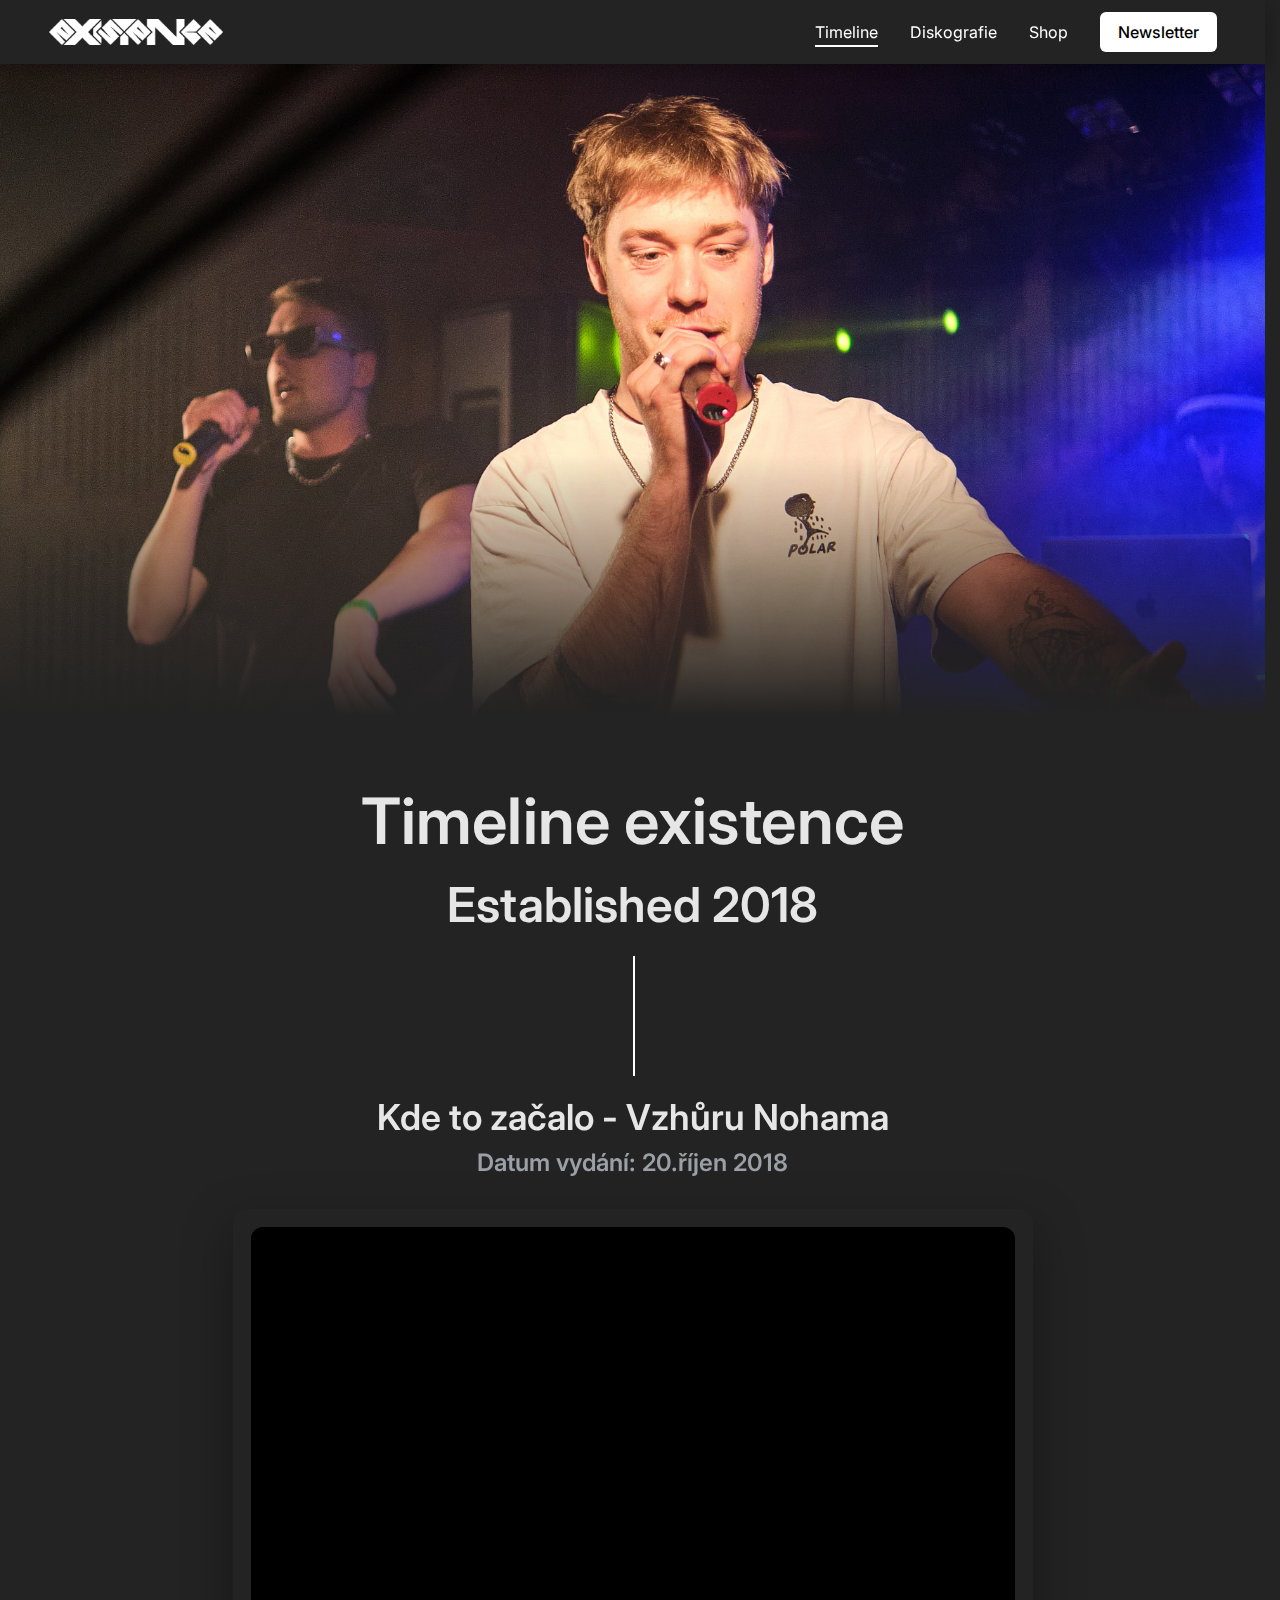
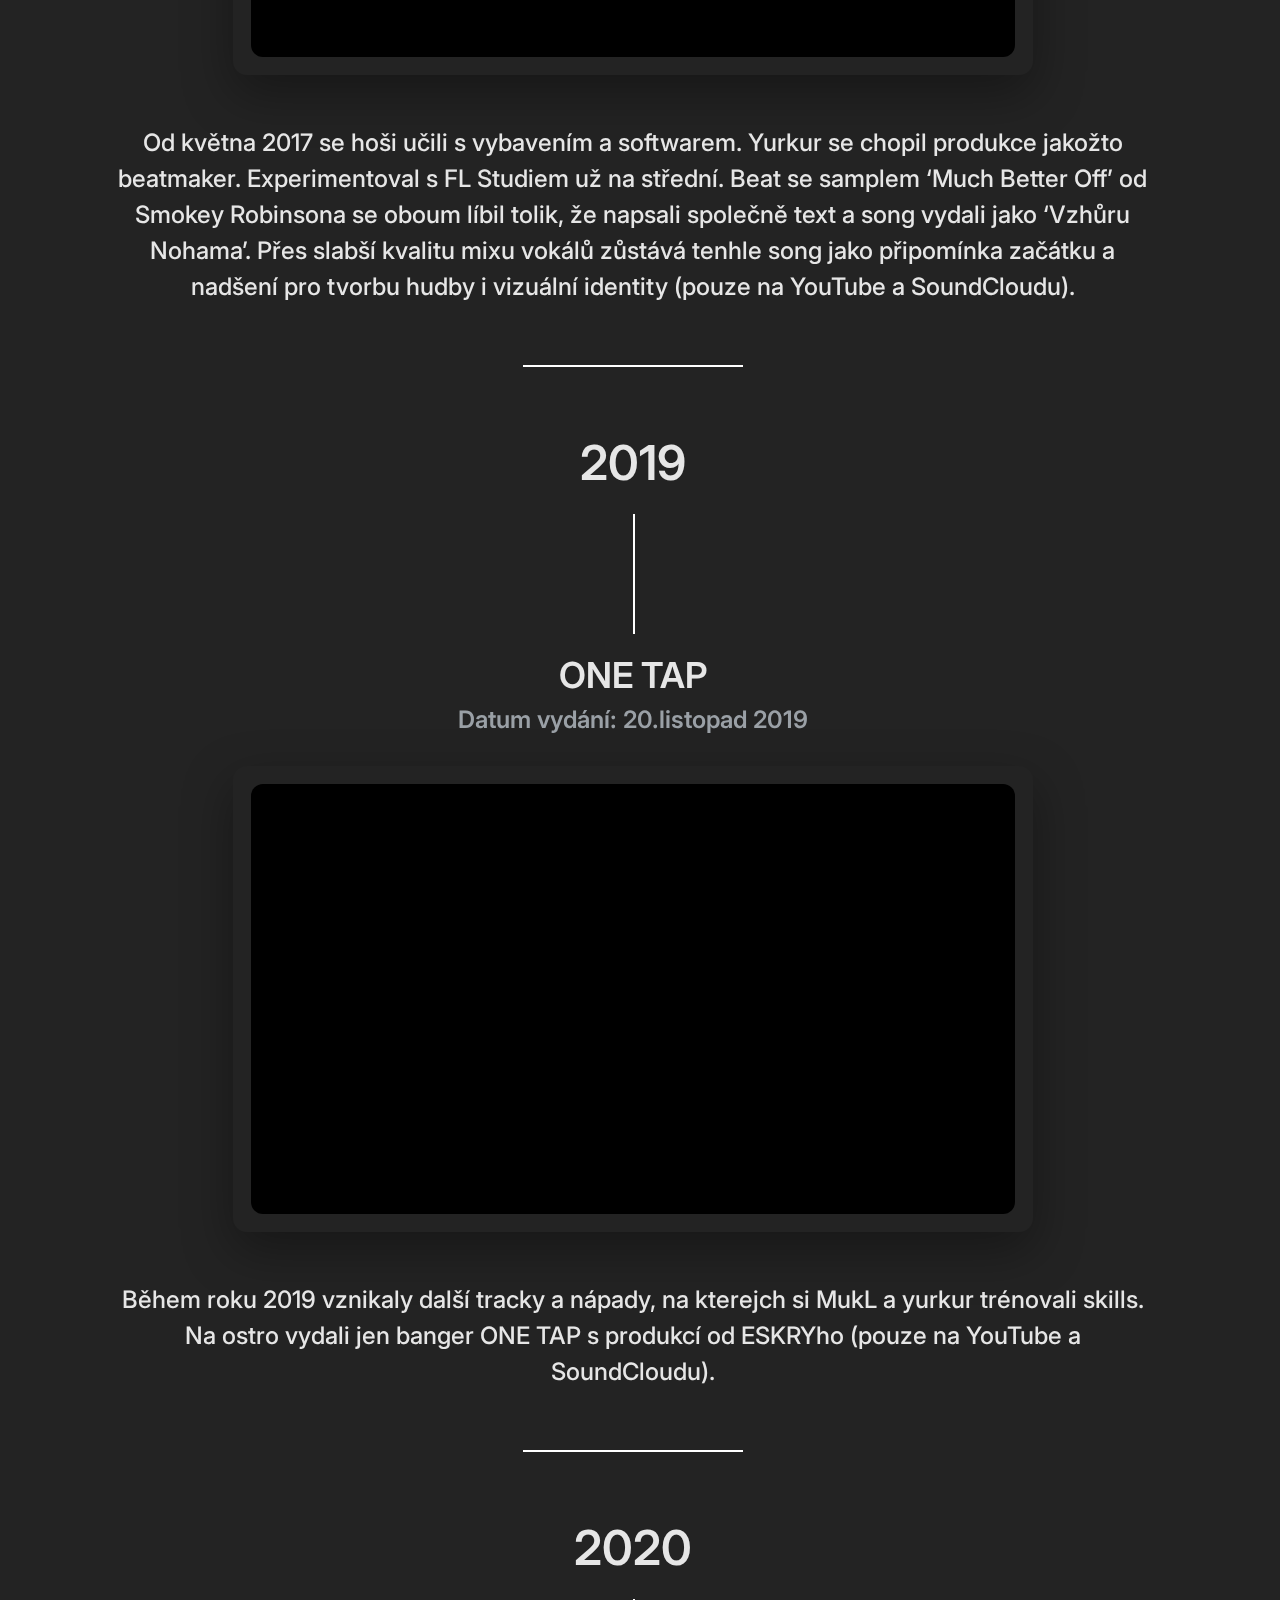
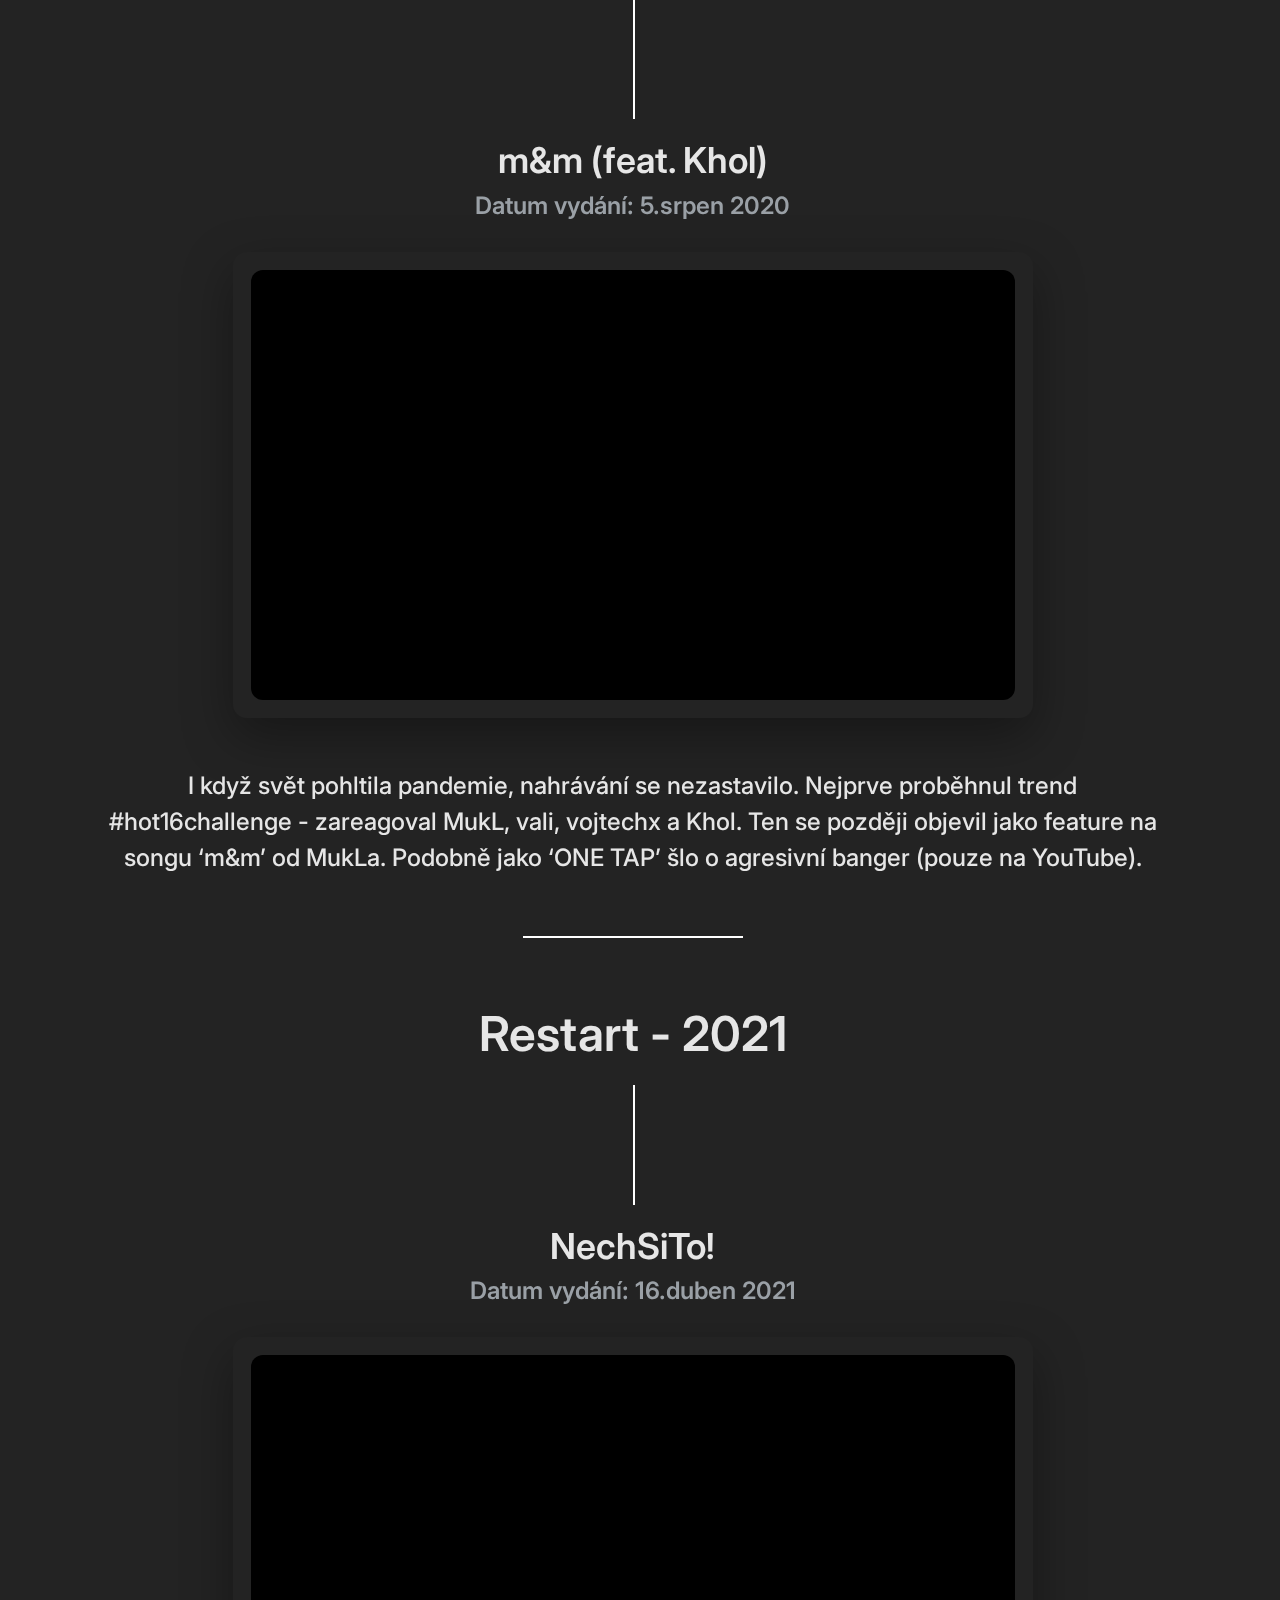
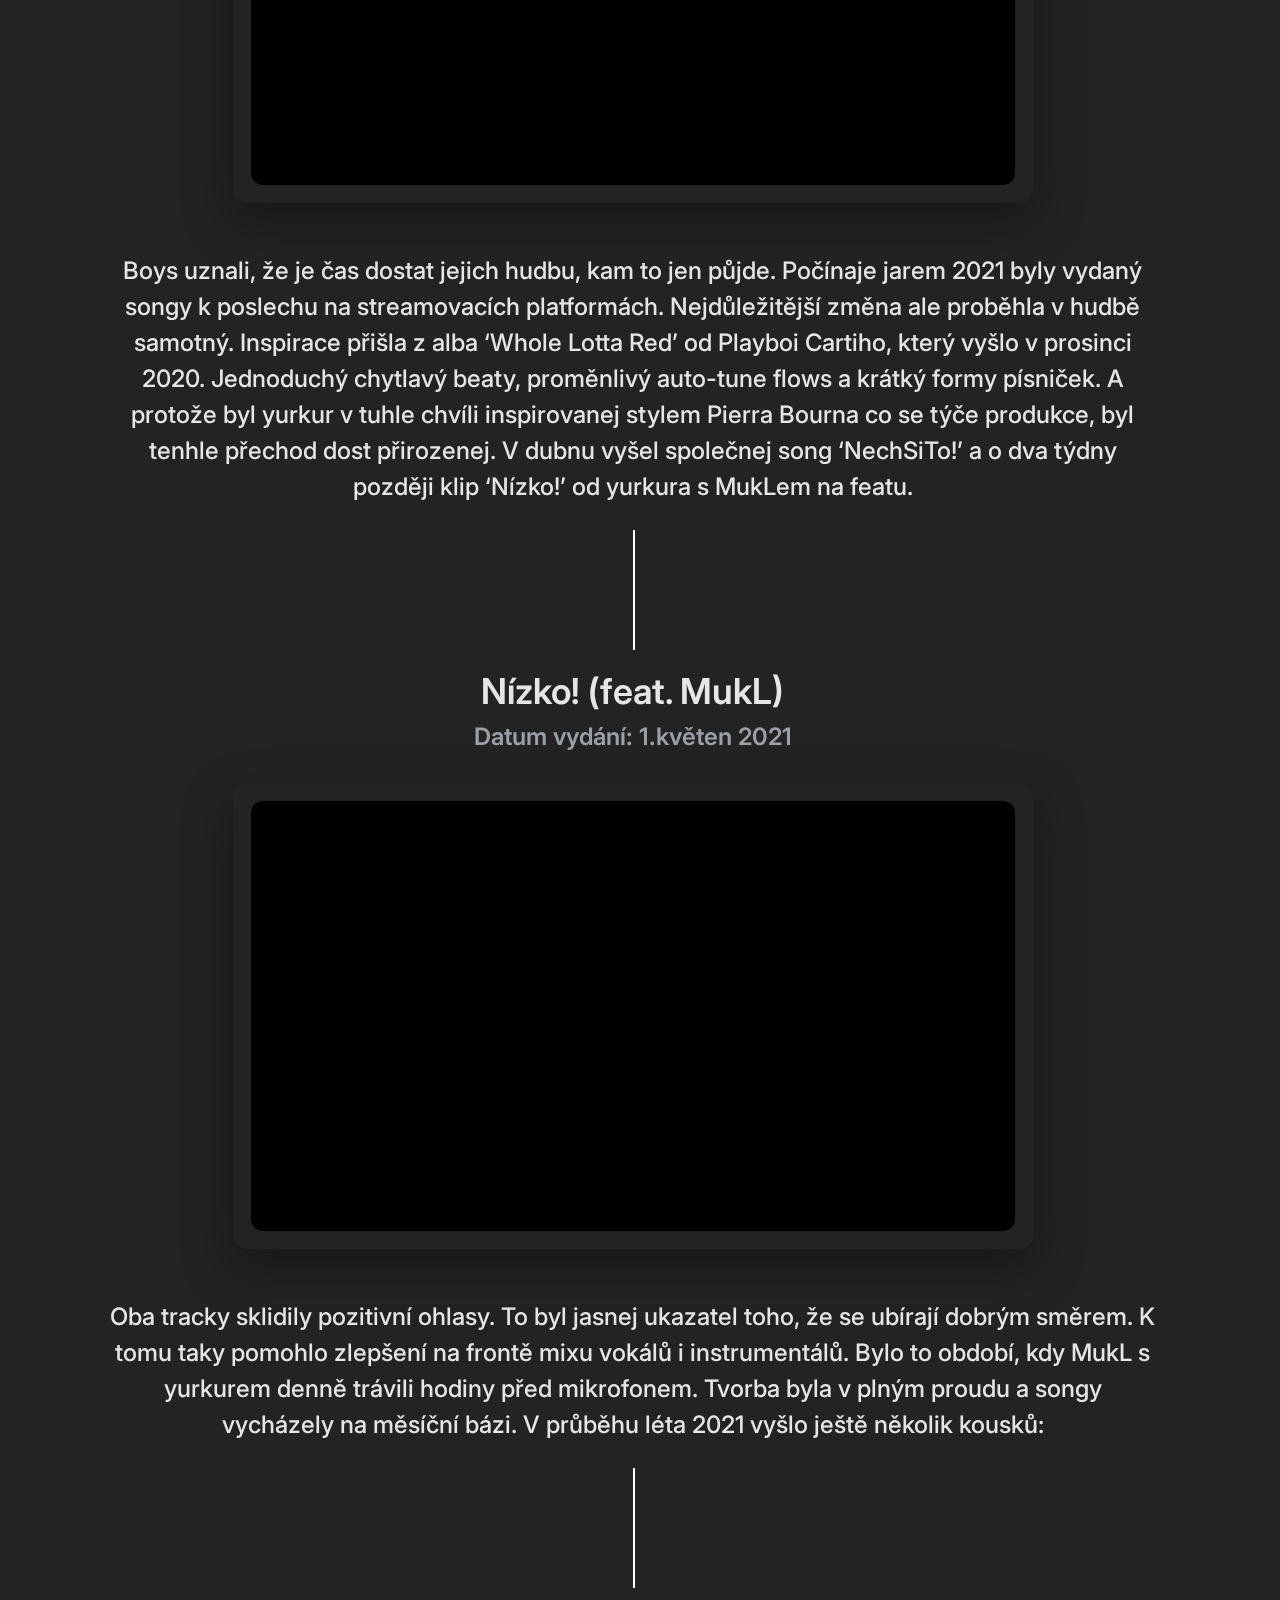
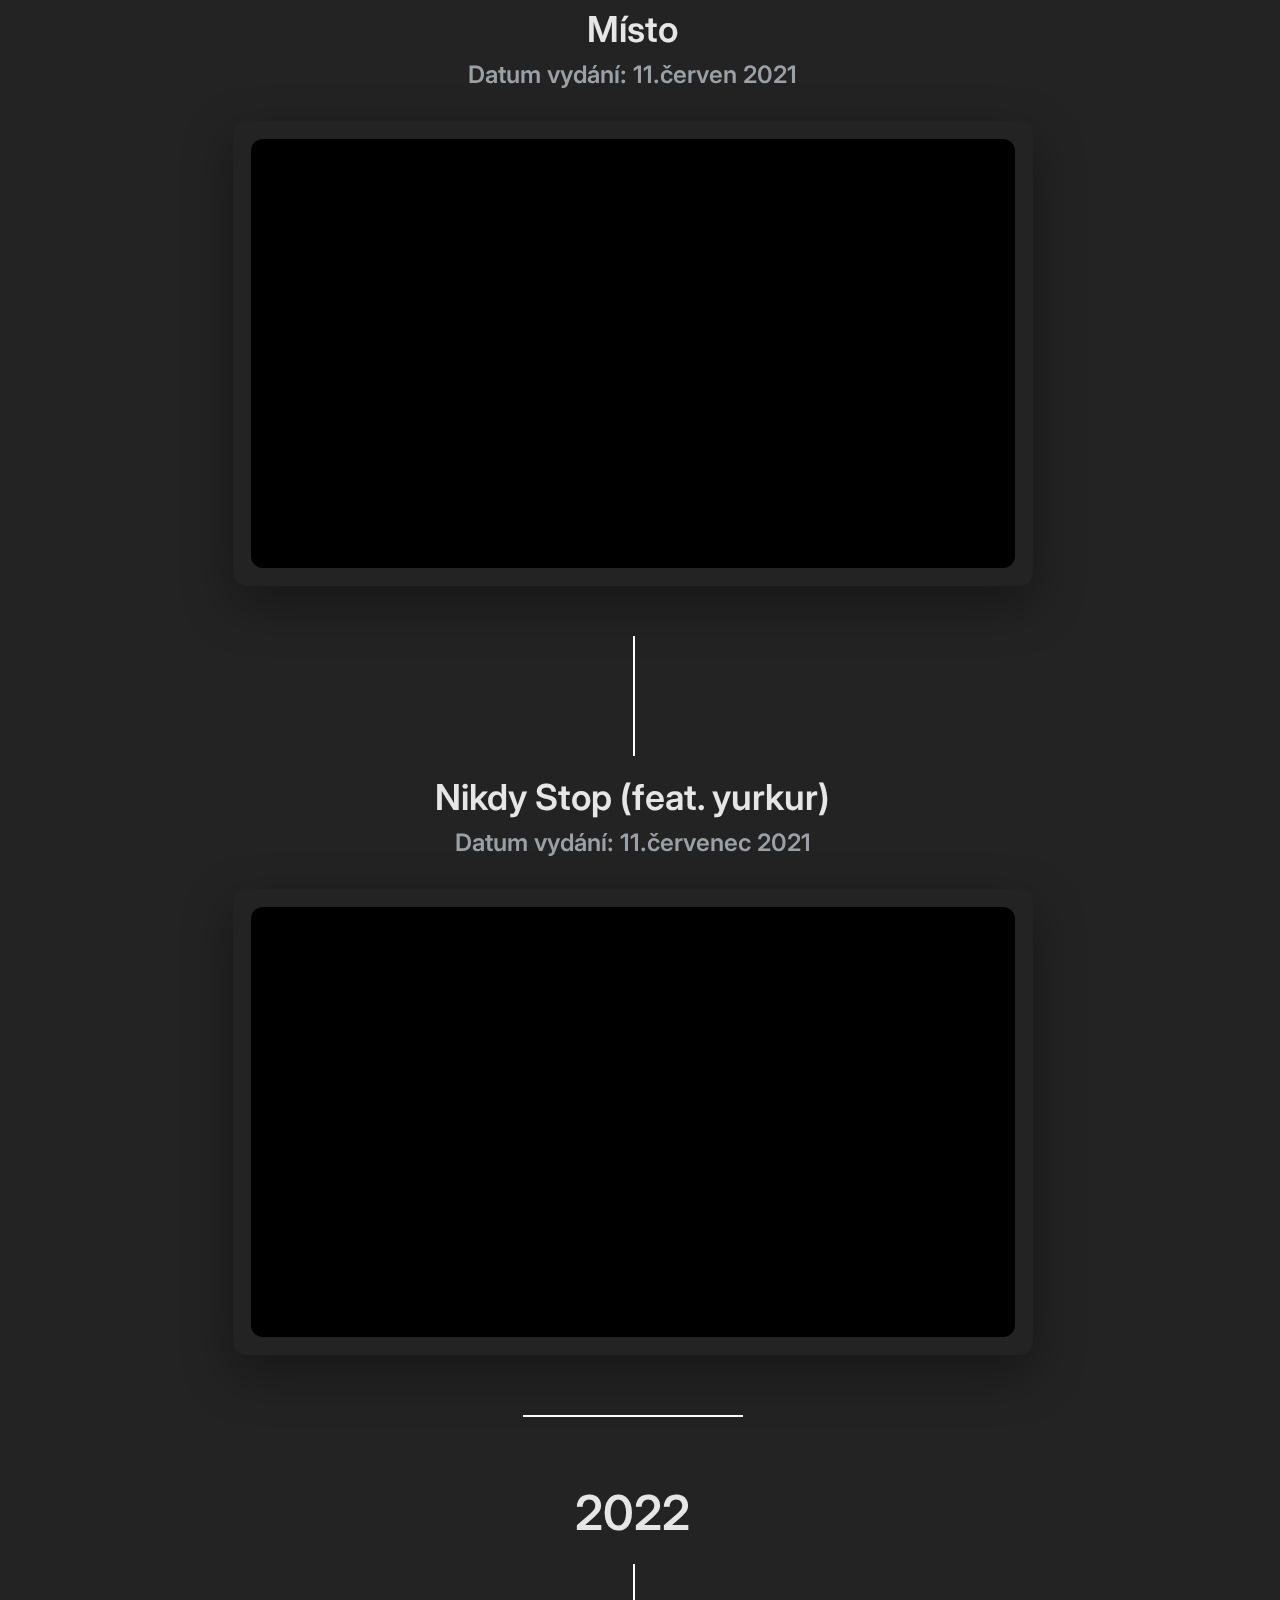
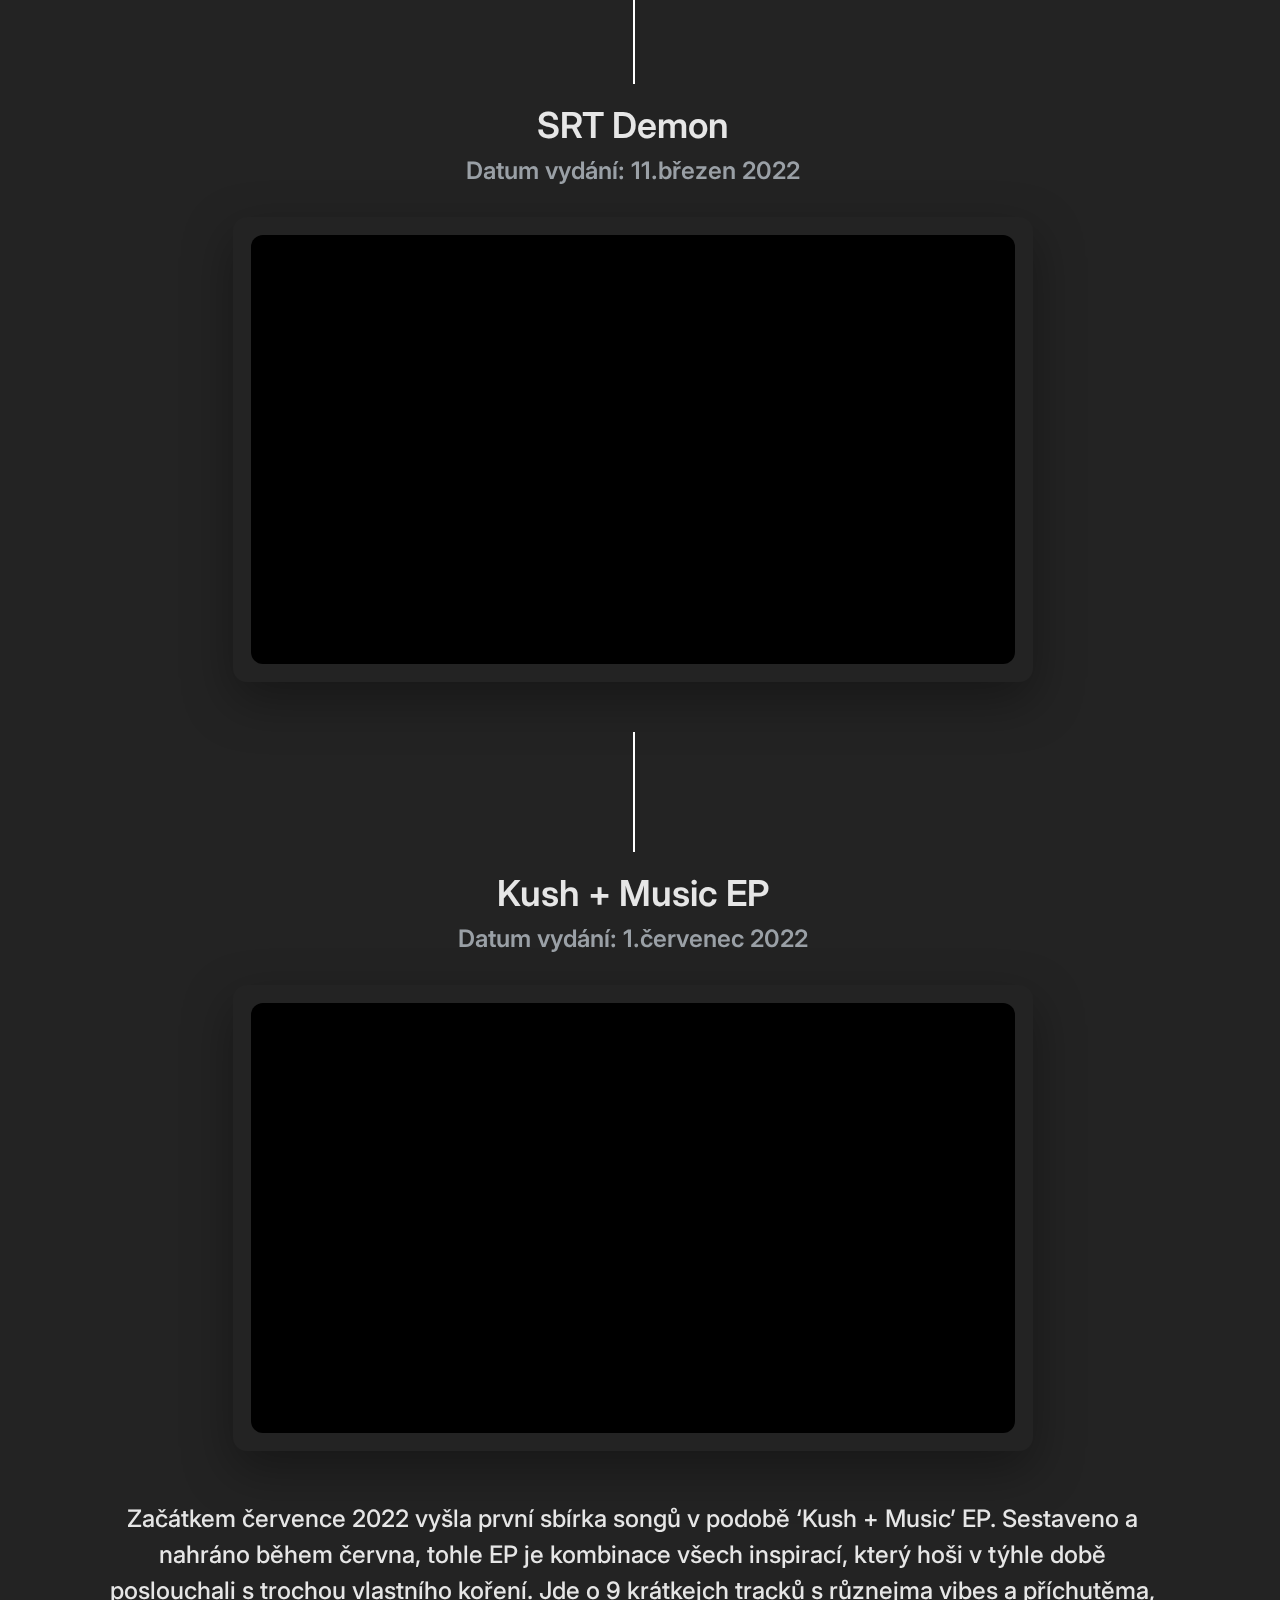
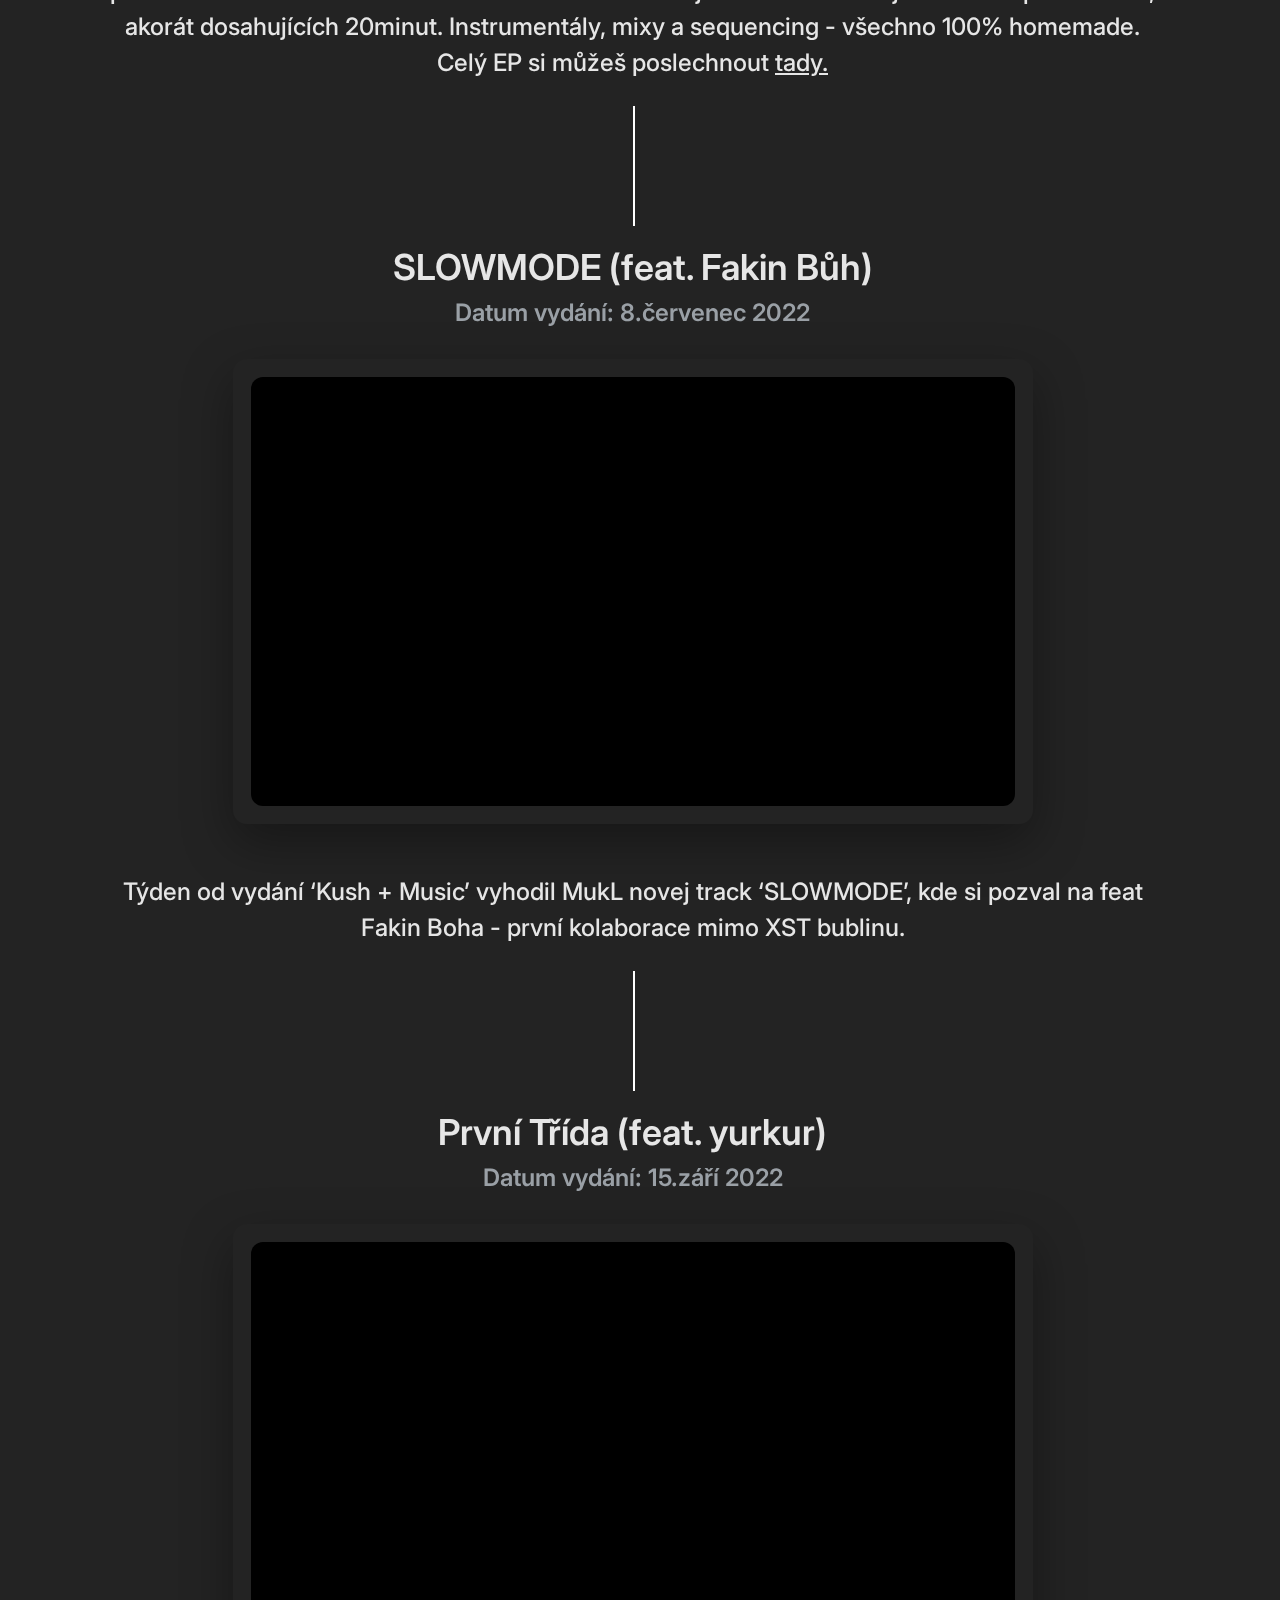
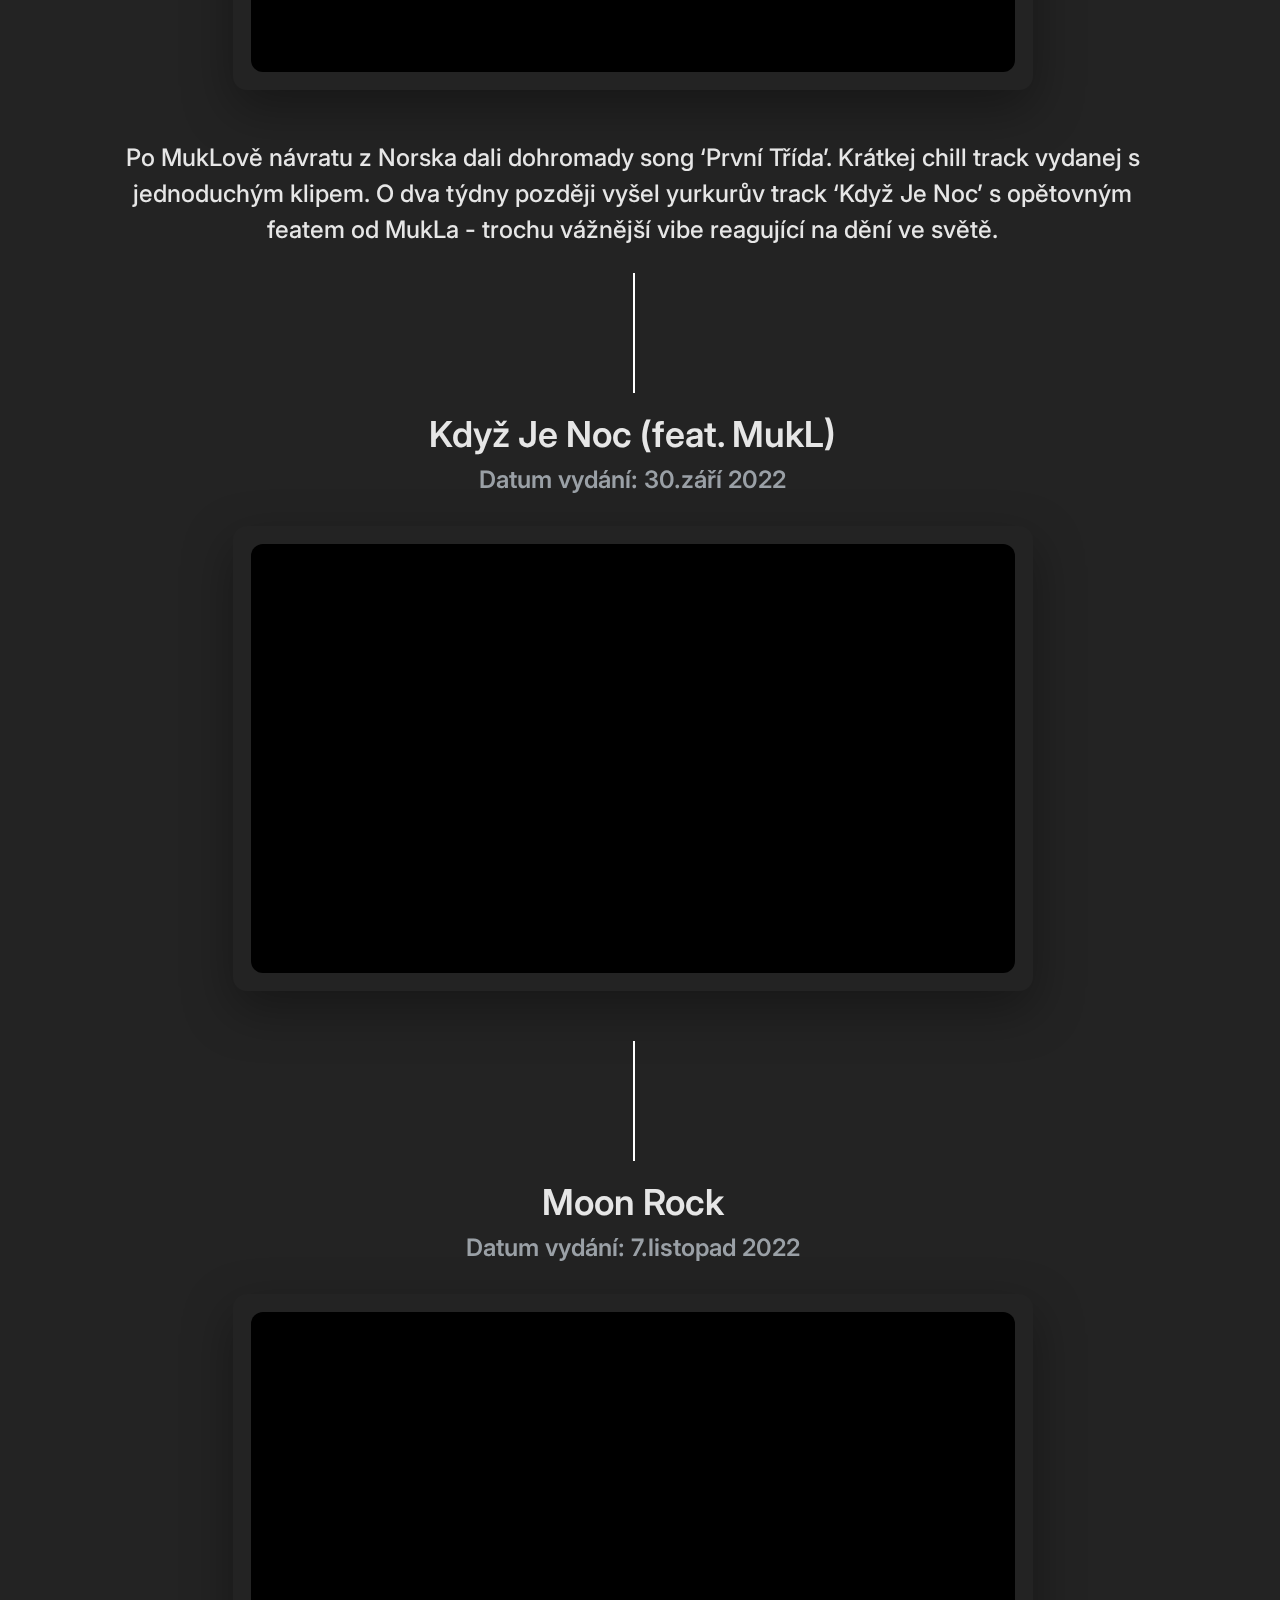
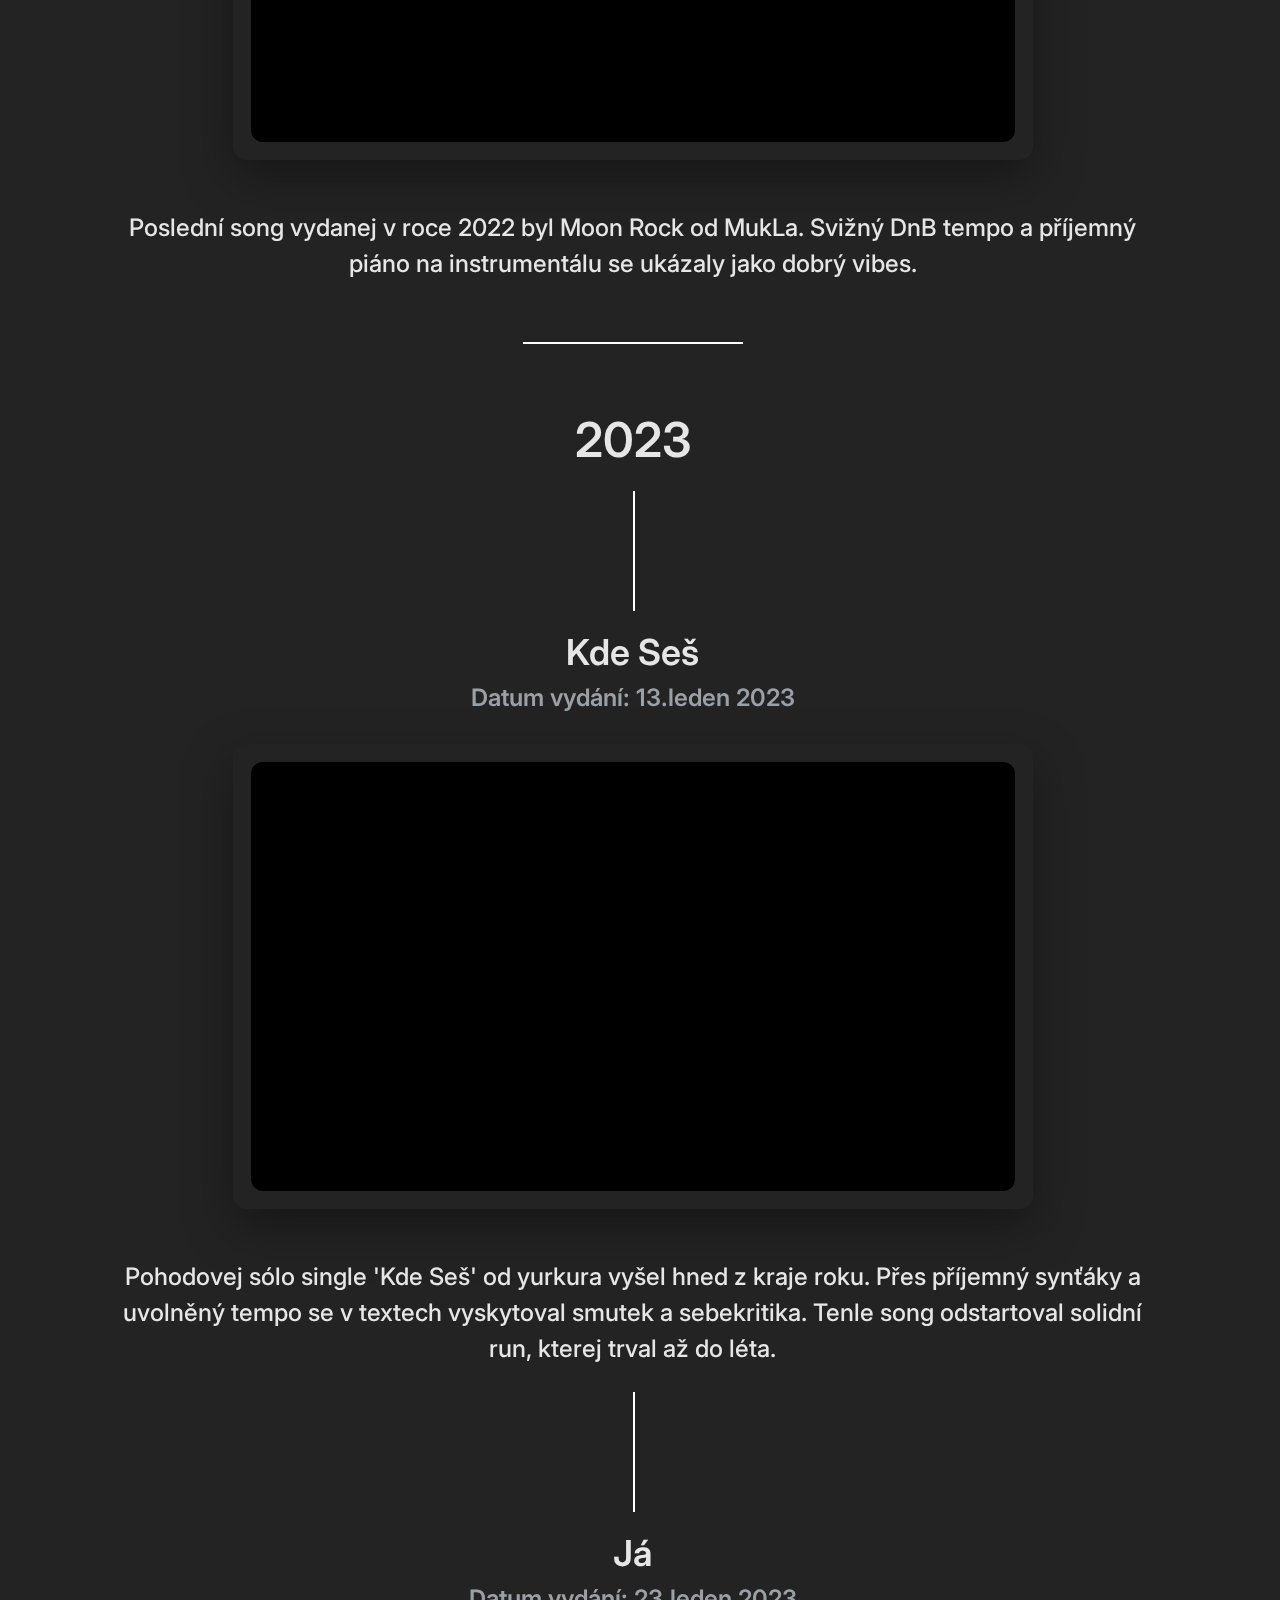
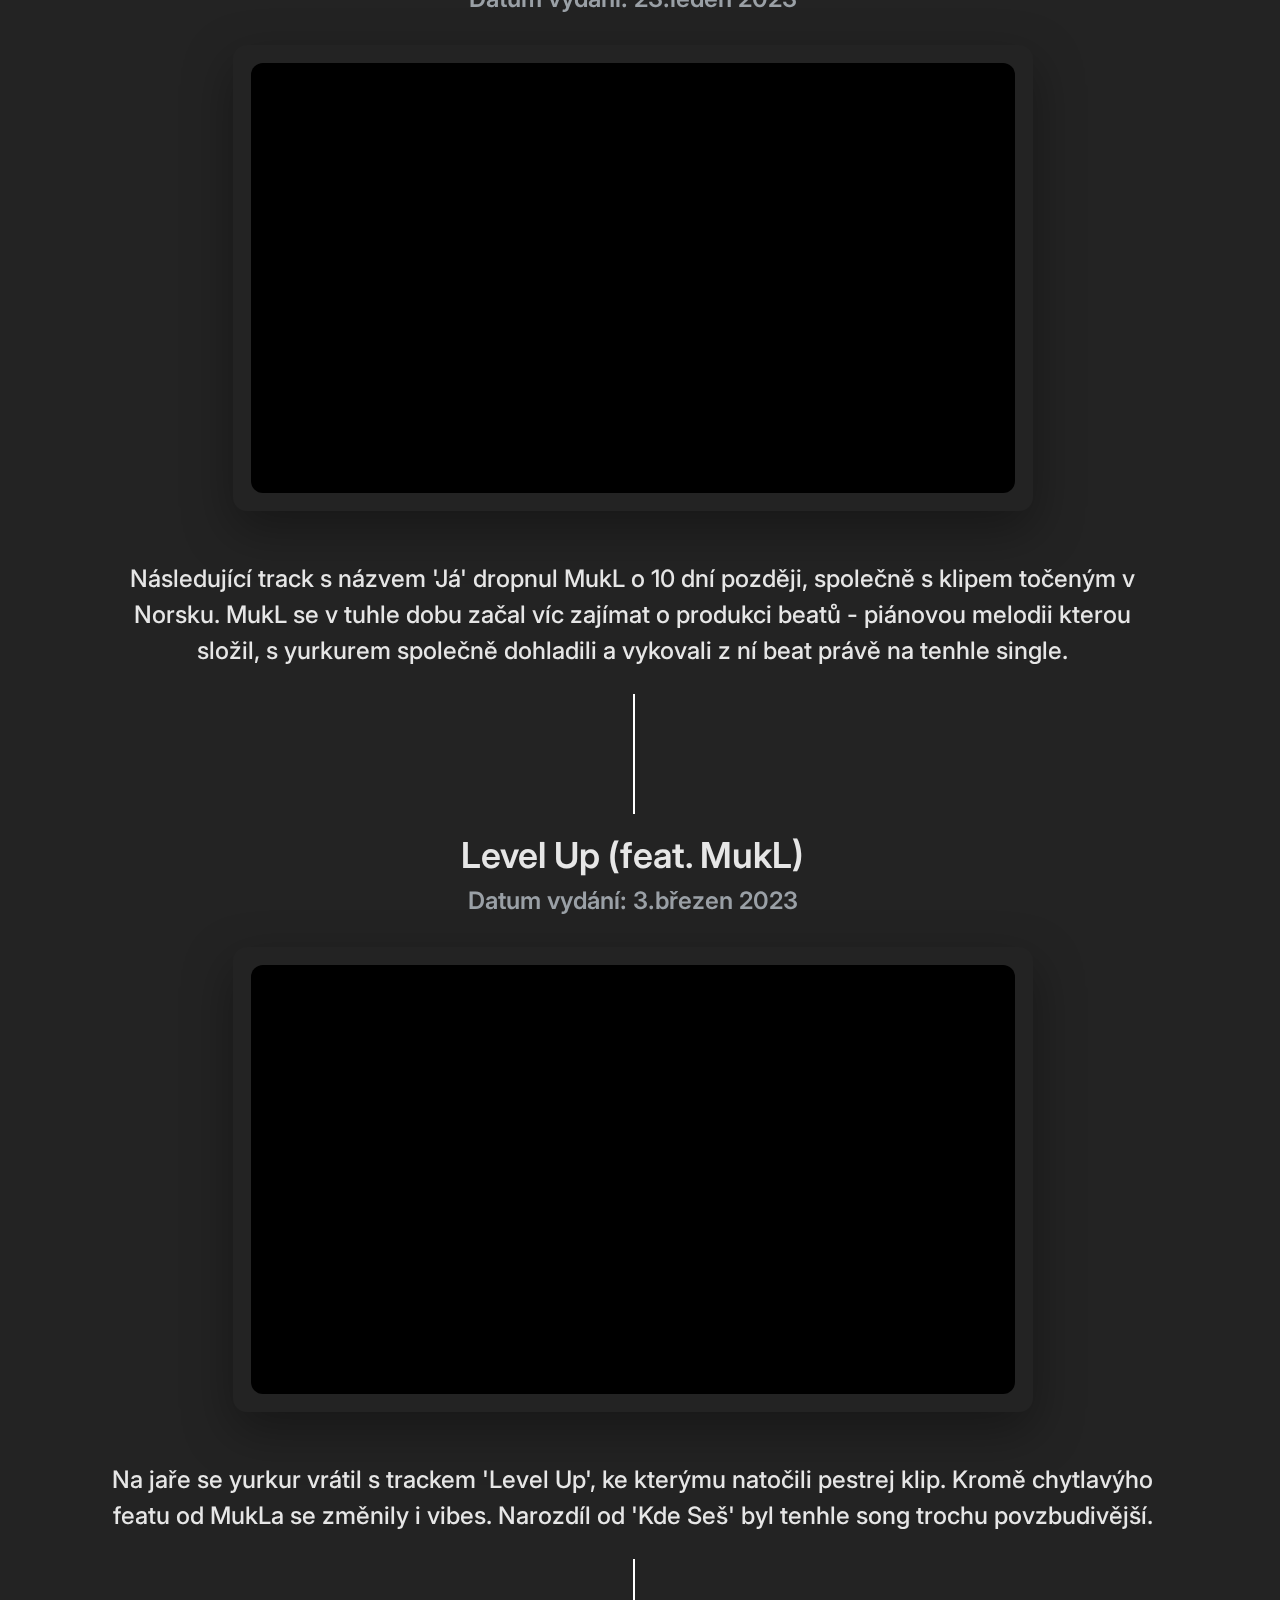
<file: index.html>
<!DOCTYPE html>
<html>
    <head>
        <meta charset="UTF-8">
        <meta name="viewport" content="width=device-width, initial-scale=1.0">
        <meta property="og:type" content="website">
        <meta property="og:url" content="https://xstrecords.cz/">
        <meta property="og:title" content="existence">
        <meta property="og:site_name" content="XST Records">
        <meta property="og:description" content="XST Records">
        <meta property="og:image" content="https://xstrecords.cz/xst_thumb.jpg">
        <meta property="og:image:width" content="1200">
        <meta property="og:image:height" content="630">
        <title>
            existence
        </title>
        <link rel="preconnect" href="https://fonts.googleapis.com">
        <link rel="preconnect" href="https://fonts.gstatic.com" crossorigin>
        <link href="https://fonts.googleapis.com/css2?family=Inter:wght@400;500;600;700&display=swap" rel="stylesheet">
        <link rel="stylesheet" href="style.css">
        <link rel="icon" type="image/png" sizes="32x32" href="xst_icon_default.png">
        <link rel="icon" type="image/png" sizes="16x16" href="xst_icon_small.png">
        <link rel="apple-touch-icon" sizes="180x180" href="xst_icon_ios.png">
    </head>

    <body>
        <header class="header">
            <div class="container header-inner">
                <a href="index.html" class="logo">
                    <img src="xst2025_logo_main.png" alt="existence logo">
                </a>

                <button class="nav-toggle" aria-label="Menu" aria-expanded="false">
                    <span></span>
                    <span></span>
                    <span></span>
                </button>

                <nav class="nav" id="site-nav">
                    <a class="nav-link" href="index.html" aria-current="page">Timeline</a>
                    <a class="nav-link" href="disco.html">Diskografie</a>
                    <a class="nav-link" href="shop.html">Shop</a>
                    <a href="news.html" class="btn">Newsletter</a>
                </nav>
            </div>
        </header>

        <section class="show-img">
            <img src="krap4.jpg" alt="existence show">
            <div class="show-img-fade">
        </section>
        <main class="page-full" style="background: #232323;">
            <section class="timeline" id="timeline">
                <div class="container timeline-inner"></div>
                <article class="timeline-item" id="vzhuru_nohama">
                    <header class="item-head">
                        <h1 class="page-title">Timeline existence</h1>
                        <p class="page-subtitle">Established 2018</p>
                        <div class="timeline-line-vert"></div>
                        <p class="item-title">Kde to začalo - Vzhůru Nohama</p>
                        <p class="item-meta">Datum vydání: 20.říjen 2018</p>
                    </header>
                    <div class="video-card">
                        <div class="video-frame">
                            <iframe
                                src="https://www.youtube-nocookie.com/embed/oa42t040kqs"
                                title="YouTube - Vzhůru Nohama"
                                allow="accelerometer; autoplay; clipboard-write; encrypted-media; gyroscope; picture-in-picture; web-share"
                                allowfullscreen></iframe>
                        </div>
                    </div>
                    <div class="item-body">
                        <p>
                                Od května 2017 se hoši učili s vybavením a softwarem. Yurkur se chopil produkce jakožto beatmaker. Experimentoval s FL Studiem už na střední. Beat se samplem ‘Much Better Off’ od Smokey Robinsona se oboum líbil tolik, že napsali společně text a song vydali jako ‘Vzhůru Nohama’. Přes slabší kvalitu mixu vokálů zůstává tenhle song jako připomínka začátku a nadšení pro tvorbu hudby i vizuální identity (pouze na YouTube a SoundCloudu). 
                        </p>
                        <div class="timeline-line-hor"></div>
                    </div>
                </article>
                <article class="timeline-item" id="one_tap">
                    <header class="item-head">
                        <p class="page-subtitle">2019</p>
                        <div class="timeline-line-vert"></div>
                        <p class="item-title">ONE TAP</p>
                        <p class="item-meta">Datum vydání: 20.listopad 2019</p>
                    <div class="video-card">
                        <div class="video-frame">
                            <iframe
                                src="https://www.youtube-nocookie.com/embed/MywRe529Lj0"
                                title="YouTube - ONE TAP"
                                allow="accelerometer; autoplay; clipboard-write; encrypted-media; gyroscope; picture-in-picture; web-share"
                                allowfullscreen></iframe>
                        </div>
                    </div>
                    <div class="item-body">
                        <p>
                                Během roku 2019 vznikaly další tracky a nápady, na kterejch si MukL a yurkur trénovali skills. Na ostro vydali jen banger ONE TAP s produkcí od ESKRYho (pouze na YouTube a SoundCloudu). 
                        </p>
                        <div class="timeline-line-hor"></div>
                    </div>
                </article>
                <article class="timeline-item" id="m&m">
                    <header class="item-head">
                        <p class="page-subtitle">2020</p>
                        <div class="timeline-line-vert"></div>
                        <p class="item-title">m&m (feat. Khol)</p>
                        <p class="item-meta">Datum vydání: 5.srpen 2020</p>
                    <div class="video-card">
                        <div class="video-frame">
                            <iframe
                                src="https://www.youtube-nocookie.com/embed/cpJhgqWUWZ4"
                                title="YouTube - m&m"
                                allow="accelerometer; autoplay; clipboard-write; encrypted-media; gyroscope; picture-in-picture; web-share"
                                allowfullscreen></iframe>
                        </div>
                    </div>
                    <div class="item-body">
                        <p>
                                I když svět pohltila pandemie, nahrávání se nezastavilo. Nejprve proběhnul trend #hot16challenge - zareagoval MukL, vali, vojtechx a Khol. Ten se později objevil jako feature na songu ‘m&m’ od MukLa. Podobně jako ‘ONE TAP’ šlo o agresivní banger (pouze na YouTube).
                        </p>
                        <div class="timeline-line-hor"></div>
                    </div>
                </article>
                <article class="timeline-item" id="nechsito">
                    <header class="item-head">
                        <p class="page-subtitle">Restart - 2021</p>
                        <div class="timeline-line-vert"></div>
                        <p class="item-title">NechSiTo!</p>
                        <p class="item-meta">Datum vydání: 16.duben 2021</p>
                    </header>
                    <div class="video-card">
                        <div class="video-frame">
                            <iframe
                                src="https://www.youtube-nocookie.com/embed/kVc7zbQcW94"
                                title="YouTube - NechSiTo!"
                                allow="accelerometer; autoplay; clipboard-write; encrypted-media; gyroscope; picture-in-picture; web-share"
                                allowfullscreen></iframe>
                        </div>
                    </div>
                    <div class="item-body">
                        <p>
                            Boys uznali, že je čas dostat jejich hudbu, kam to jen půjde. Počínaje jarem 2021 byly vydaný songy k poslechu na streamovacích platformách. Nejdůležitější změna ale proběhla v hudbě samotný. Inspirace přišla z alba ‘Whole Lotta Red’ od Playboi Cartiho, který vyšlo v prosinci 2020. Jednoduchý chytlavý beaty, proměnlivý auto-tune flows a krátký formy písniček. A protože byl yurkur v tuhle chvíli inspirovanej stylem Pierra Bourna co se týče produkce, byl tenhle přechod dost přirozenej. V dubnu vyšel společnej song ‘NechSiTo!’ a o dva týdny později klip ‘Nízko!’ od yurkura s MukLem na featu.
                        </p>
                    </div>
                </article>
                <article class="timeline-item" id="nizko">
                    <header class="item-head">
                        <div class="timeline-line-vert"></div>
                        <p class="item-title">Nízko! (feat. MukL)</p>
                        <p class="item-meta">Datum vydání: 1.květen 2021</p>
                    </header>
                    <div class="video-card">
                        <div class="video-frame">
                            <iframe
                                src="https://www.youtube-nocookie.com/embed/bNyfRtZnX8Y"
                                title="YouTube - Nízko! (feat. MukL)"
                                allow="accelerometer; autoplay; clipboard-write; encrypted-media; gyroscope; picture-in-picture; web-share"
                                allowfullscreen></iframe>
                        </div>
                    </div>
                    <div class="item-body">
                        <p>
                            Oba tracky sklidily pozitivní ohlasy. To byl jasnej ukazatel toho, že se ubírají dobrým směrem. K tomu taky pomohlo zlepšení na frontě mixu vokálů i instrumentálů. Bylo to období, kdy MukL s yurkurem denně  trávili hodiny před mikrofonem. Tvorba byla v plným proudu a songy vycházely na měsíční bázi. V průběhu léta 2021 vyšlo ještě několik kousků:
                        </p>
                    </div>
                </article>
                <article class="timeline-item" id="misto">
                    <header class="item-head">
                        <div class="timeline-line-vert"></div>
                        <p class="item-title">Místo</p>
                        <p class="item-meta">Datum vydání: 11.červen 2021</p>
                    </header>
                    <div class="video-card">
                        <div class="video-frame">
                            <iframe
                                src="https://www.youtube-nocookie.com/embed/VtGBj_YvD_M"
                                title="YouTube - Místo"
                                allow="accelerometer; autoplay; clipboard-write; encrypted-media; gyroscope; picture-in-picture; web-share"
                                allowfullscreen></iframe>
                        </div>
                    </div>
                </article>
                <article class="timeline-item" id="nikdy_stop">
                    <header class="item-head">
                        <div class="timeline-line-vert"></div>
                        <p class="item-title">Nikdy Stop (feat. yurkur)</p>
                        <p class="item-meta">Datum vydání: 11.červenec 2021</p>
                    </header>
                    <div class="video-card">
                        <div class="video-frame">
                            <iframe
                                src="https://www.youtube-nocookie.com/embed/e31FfGkJHZs"
                                title="YouTube - Nikdy Stop (feat. yurkur)"
                                allow="accelerometer; autoplay; clipboard-write; encrypted-media; gyroscope; picture-in-picture; web-share"
                                allowfullscreen></iframe>
                        </div>
                    </div>
                    <div class="timeline-line-hor"></div>
                </article>
                <article class="timeline-item" id="srt_demon">
                    <header class="item-head">
                        <p class="page-subtitle">2022</p>
                        <div class="timeline-line-vert"></div>
                        <p class="item-title">SRT Demon</p>
                        <p class="item-meta">Datum vydání: 11.březen 2022</p>
                    </header>
                    <div class="video-card">
                        <div class="video-frame">
                            <iframe
                                src="https://www.youtube-nocookie.com/embed/J2vuhFwgQq4"
                                title="YouTube - SRT Demon"
                                allow="accelerometer; autoplay; clipboard-write; encrypted-media; gyroscope; picture-in-picture; web-share"
                                allowfullscreen></iframe>
                        </div>
                    </div>
                </article>
                <article class="timeline-item" id="kush_music">
                    <header class="item-head">
                        <div class="timeline-line-vert"></div>
                        <p class="item-title">Kush + Music EP</p>
                        <p class="item-meta">Datum vydání: 1.červenec 2022</p>
                    </header>
                    <div class="video-card">
                        <div class="video-frame">
                            <iframe
                                src="https://www.youtube-nocookie.com/embed/hF1pPryM3ds"
                                title="YouTube - Nonstop"
                                allow="accelerometer; autoplay; clipboard-write; encrypted-media; gyroscope; picture-in-picture; web-share"
                                allowfullscreen></iframe>
                        </div>
                    </div>
                    <div class="item-body">
                        <p>
                            Začátkem července 2022 vyšla první sbírka songů v podobě ‘Kush + Music’ EP. Sestaveno a nahráno během června, tohle EP je kombinace všech inspirací, který hoši v týhle době poslouchali s trochou vlastního koření. Jde o 9 krátkejch tracků s různejma vibes a příchutěma, akorát dosahujících 20minut. Instrumentály, mixy a sequencing - všechno 100% homemade. Celý EP si můžeš poslechnout <a href="https://open.spotify.com/album/3XE8qSIX9b2s3ApCVCerzF" target="_blank" rel="noopener noreferrer" class="timeline-link">tady.</a>
                        </p>
                    </div>
                </article>
                <article class="timeline-item" id="slowmode">
                    <header class="item-head">
                        <div class="timeline-line-vert"></div>
                        <p class="item-title">SLOWMODE (feat. Fakin Bůh)</p>
                        <p class="item-meta">Datum vydání: 8.červenec 2022</p>
                    </header>
                    <div class="video-card">
                        <div class="video-frame">
                            <iframe
                                src="https://www.youtube-nocookie.com/embed/HjawJed5dm0"
                                title="YouTube - SLOWMODE"
                                allow="accelerometer; autoplay; clipboard-write; encrypted-media; gyroscope; picture-in-picture; web-share"
                                allowfullscreen></iframe>
                        </div>
                    </div>
                    <div class="item-body">
                        <p>
                            Týden od vydání ‘Kush + Music’ vyhodil MukL novej track ‘SLOWMODE’, kde si pozval na feat Fakin Boha - první kolaborace mimo XST bublinu.
                        </p>
                    </div>
                </article>
                <article class="timeline-item" id="prvni_trida">
                    <header class="item-head">
                        <div class="timeline-line-vert"></div>
                        <p class="item-title">První Třída (feat. yurkur)</p>
                        <p class="item-meta">Datum vydání: 15.září 2022</p>
                    </header>
                    <div class="video-card">
                        <div class="video-frame">
                            <iframe
                                src="https://www.youtube-nocookie.com/embed/YuPckKVq8xE"
                                title="YouTube - První Třída (feat. yurkur)"
                                allow="accelerometer; autoplay; clipboard-write; encrypted-media; gyroscope; picture-in-picture; web-share"
                                allowfullscreen></iframe>
                        </div>
                    </div>
                    <div class="item-body">
                        <p>
                            Po MukLově návratu z Norska dali dohromady song ‘První Třída’. Krátkej chill track vydanej s jednoduchým klipem. O dva týdny později vyšel yurkurův track ‘Když Je Noc’ s opětovným featem od MukLa - trochu vážnější vibe reagující na dění ve světě.
                        </p>
                    </div>
                </article>
                <article class="timeline-item" id="kdyz_je_noc">
                    <header class="item-head">
                        <div class="timeline-line-vert"></div>
                        <p class="item-title">Když Je Noc (feat. MukL)</p>
                        <p class="item-meta">Datum vydání: 30.září 2022</p>
                    </header>
                    <div class="video-card">
                        <div class="video-frame">
                            <iframe
                                src="https://www.youtube-nocookie.com/embed/6ePPaI0iXqg"
                                title="YouTube - Když Je Noc (feat. MukL)"
                                allow="accelerometer; autoplay; clipboard-write; encrypted-media; gyroscope; picture-in-picture; web-share"
                                allowfullscreen></iframe>
                        </div>
                    </div>
                </article>
                <article class="timeline-item" id="moon_rock">
                    <header class="item-head">
                        <div class="timeline-line-vert"></div>
                        <p class="item-title">Moon Rock</p>
                        <p class="item-meta">Datum vydání: 7.listopad 2022</p>
                    </header>
                    <div class="video-card">
                        <div class="video-frame">
                            <iframe
                                src="https://www.youtube-nocookie.com/embed/eDuZSjJhxTc"
                                title="YouTube - Moon Rock"
                                allow="accelerometer; autoplay; clipboard-write; encrypted-media; gyroscope; picture-in-picture; web-share"
                                allowfullscreen></iframe>
                        </div>
                    </div>
                    <div class="item-body">
                        <p>
                            Poslední song vydanej v roce 2022 byl Moon Rock od MukLa. Svižný DnB tempo a příjemný piáno na instrumentálu se ukázaly jako dobrý vibes.
                        </p>
                    </div>
                <div class="timeline-line-hor"></div>
                </article>
                <article class="timeline-item" id="kde_ses">
                    <header class="item-head">
                        <p class="page-subtitle">2023</p>
                        <div class="timeline-line-vert"></div>
                        <p class="item-title">Kde Seš</p>
                        <p class="item-meta">Datum vydání: 13.leden 2023</p>
                    </header>
                    <div class="video-card">
                        <div class="video-frame">
                            <iframe
                                src="https://www.youtube-nocookie.com/embed/npnYNF1MpAU"
                                title="YouTube - Kde Seš"
                                allow="accelerometer; autoplay; clipboard-write; encrypted-media; gyroscope; picture-in-picture; web-share"
                                allowfullscreen></iframe>
                        </div>
                    </div>
                    <div class="item-body">
                        <p>
                            Pohodovej sólo single 'Kde Seš' od yurkura vyšel hned z kraje roku. Přes příjemný synťáky a uvolněný tempo se v textech vyskytoval smutek a sebekritika. Tenle song odstartoval solidní run, kterej trval až do léta.
                        </p>
                    </div>
                </article>
                <article class="timeline-item" id="ja">
                    <header class="item-head">
                        <div class="timeline-line-vert"></div>
                        <p class="item-title">Já</p>
                        <p class="item-meta">Datum vydání: 23.leden 2023</p>
                    </header>
                    <div class="video-card">
                        <div class="video-frame">
                            <iframe
                                src="https://www.youtube-nocookie.com/embed/9pwmfCwHnAo"
                                title="YouTube - Já"
                                allow="accelerometer; autoplay; clipboard-write; encrypted-media; gyroscope; picture-in-picture; web-share"
                                allowfullscreen></iframe>
                        </div>
                    </div>
                    <div class="item-body">
                        <p>
                            Následující track s názvem 'Já' dropnul MukL o 10 dní později, společně s klipem točeným v Norsku. MukL se v tuhle dobu začal víc zajímat o produkci beatů - piánovou melodii kterou složil, s yurkurem společně dohladili a vykovali z ní beat právě na tenhle single.
                        </p>
                    </div>
                </article>
                <article class="timeline-item" id="level_up">
                    <header class="item-head">
                        <div class="timeline-line-vert"></div>
                        <p class="item-title">Level Up (feat. MukL)</p>
                        <p class="item-meta">Datum vydání: 3.březen 2023</p>
                    </header>
                    <div class="video-card">
                        <div class="video-frame">
                            <iframe
                                src="https://www.youtube-nocookie.com/embed/qxdf9yZRa7U"
                                title="YouTube - Level Up (feat. MukL)"
                                allow="accelerometer; autoplay; clipboard-write; encrypted-media; gyroscope; picture-in-picture; web-share"
                                allowfullscreen></iframe>
                        </div>
                    </div>
                    <div class="item-body">
                        <p>
                            Na jaře se yurkur vrátil s trackem 'Level Up', ke kterýmu natočili pestrej klip. Kromě chytlavýho featu od MukLa se změnily i vibes. Narozdíl od 'Kde Seš' byl tenhle song trochu povzbudivější.
                        </p>
                    </div>
                </article>
                <article class="timeline-item" id="nenavist">
                    <header class="item-head">
                        <div class="timeline-line-vert"></div>
                        <p class="item-title">Nenávist</p>
                        <p class="item-meta">Datum vydání: 2.duben 2023</p>
                    </header>
                    <div class="video-card">
                        <div class="video-frame">
                            <iframe
                                src="https://www.youtube-nocookie.com/embed/jfnIk6m7A08"
                                title="YouTube - Nenávist"
                                allow="accelerometer; autoplay; clipboard-write; encrypted-media; gyroscope; picture-in-picture; web-share"
                                allowfullscreen></iframe>
                        </div>
                    </div>
                    <div class="item-body">
                        <p>
                            Novej song 'Nenávist' MukL poslal jako nominaci do prvního ročníku hip-hop talent show THE MAG Wrap. O pár dní později vydal yurkur další sólo track s názvem 'Sám'.
                        </p>
                    </div>
                </article>
                <article class="timeline-item" id="sam">
                    <header class="item-head">
                        <div class="timeline-line-vert"></div>
                        <p class="item-title">Sám</p>
                        <p class="item-meta">Datum vydání: 7.duben 2023</p>
                    </header>
                    <div class="video-card">
                        <div class="video-frame">
                            <iframe
                                src="https://www.youtube-nocookie.com/embed/vHoxPTF-978"
                                title="YouTube - Sám"
                                allow="accelerometer; autoplay; clipboard-write; encrypted-media; gyroscope; picture-in-picture; web-share"
                                allowfullscreen></iframe>
                        </div>
                    </div>
                </article>
                <article class="timeline-item" id="pavucina">
                    <header class="item-head">
                        <div class="timeline-line-vert"></div>
                        <p class="item-title">pavučina EP</p>
                        <p class="item-meta">Datum vydání: 15.červenec 2023</p>
                    </header>
                    <div class="video-card">
                        <div class="video-frame">
                            <iframe
                                src="https://www.youtube-nocookie.com/embed/-hKpXuU4DmA"
                                title="YouTube - Sám"
                                allow="accelerometer; autoplay; clipboard-write; encrypted-media; gyroscope; picture-in-picture; web-share"
                                allowfullscreen></iframe>
                        </div>
                    </div>
                    <div class="item-body">
                        <p>
                            yurkur během května a června vyráběl několik beatů denně. Nabitej věcma který chtěl říct, začal sestavovat kraťoučký EP. Pojmenoval ho 'pavučina' - 5 krátkejch tracků s happy zvukem ale toxickejma textama. Song kterej vyniká je určitě tanečně směřovanej '2021', kde MukL přispěl slokou. Celý EP si můžeš poslechnout <a href="https://open.spotify.com/album/3XCfQfTPiYkBlEadQGvaj4" target="_blank" rel="noopener noreferrer" class="timeline-link">tady.</a>
                        </p>
                    </div>
                </article>
                <div class="timeline-line-hor"></div>
                <article class="timeline-item" id="stin">
                    <header class="item-head">
                        <p class="page-subtitle">2024</p>
                        <div class="timeline-line-vert"></div>
                        <p class="item-title">Stín (feat. yurkur)</p>
                        <p class="item-meta">Datum vydání: 26.leden 2024</p>
                    </header>
                    <div class="video-card">
                        <div class="video-frame">
                            <iframe
                                src="https://www.youtube-nocookie.com/embed/lj8iTnZmVb4"
                                title="YouTube - Stín (feat. yurkur)"
                                allow="accelerometer; autoplay; clipboard-write; encrypted-media; gyroscope; picture-in-picture; web-share"
                                allowfullscreen></iframe>
                        </div>
                    </div>
                    <div class="item-body">
                        <p>
                            V roce 2024 se tempo vydávání podstatně zpomalilo. 'Stín', kterej vyšel v lednu s yurkurem na featu, byl první track, kde si kluci nechali udělat klip od někoho zvenčí - av4la se postaral o vizuál. Taky jde o první pokus vícero fází písničky a beat-switche. 
                        </p>
                    </div>
                </article>
                <article class="timeline-item" id="show">
                    <header class="item-head">
                        <div class="timeline-line-vert"></div>
                        <p class="item-title">První show - KRAP 4</p>
                        <p class="item-meta">Datum: 13.duben 2024</p>
                    </header>
                    <section class="show-poster">
                        <img src="krap4_poster.jpg" alt="show poster">
                    </section>
                    <div class="item-body">
                        <p>
                            Konečně se naskytla příležitost zahrát před lidma - Krkonošské Rapobraní 4 v rodným městě, kde MukL s yurkurem hráli jako předskokani legendě James Coleovi, kterej měl zastávku ve Vrchlabí na svojí Down4Life Tour.
                        </p>
                    </div>
                </article>
                <article class="timeline-item" id="bronx">
                    <header class="item-head">
                        <div class="timeline-line-vert"></div>
                        <p class="item-title">Bronx</p>
                        <p class="item-meta">Datum vydání: 28.červen 2024</p>
                    </header>
                    <div class="video-card">
                        <div class="video-frame">
                            <iframe
                                src="https://www.youtube-nocookie.com/embed/-Na_P95rBgc"
                                title="YouTube - Bronx"
                                allow="accelerometer; autoplay; clipboard-write; encrypted-media; gyroscope; picture-in-picture; web-share"
                                allowfullscreen></iframe>
                        </div>
                    </div>
                </article>
                <div class="timeline-line-hor"></div>
                <article class="timeline-item" id="message">
                    <header class="item-head">
                        <p class="page-subtitle">2025</p>
                        <div class="timeline-line-vert"></div>
                        <p class="item-title">Message</p>
                        <p class="item-meta">Datum vydání: 31.leden 2025</p>
                    </header>
                    <div class="video-card">
                        <div class="video-frame">
                            <iframe
                                src="https://www.youtube-nocookie.com/embed/wEMNCGggUcs"
                                title="YouTube - Message"
                                allow="accelerometer; autoplay; clipboard-write; encrypted-media; gyroscope; picture-in-picture; web-share"
                                allowfullscreen></iframe>
                        </div>
                    </div>
                    <div class="item-body">
                        <p>
                            MukL se chtěl ubrat procítěnějším směrem. V lednu vydal rychlej klip k tracku 'Message', kde zkusil zpívanější melodický flows o heartbreaku. yurkur vydal 'hardware' na konci září - DnB banger s příchutí 90s jungle.
                        </p>
                    </div>
                </article>
                <article class="timeline-item" id="hardware">
                    <header class="item-head">
                        <div class="timeline-line-vert"></div>
                        <p class="item-title">hardware</p>
                        <p class="item-meta">Datum vydání: 24.září 2025</p>
                    </header>
                    <div class="video-card">
                        <div class="video-frame">
                            <iframe
                                src="https://www.youtube-nocookie.com/embed/yDK_1ZYqtqQ"
                                title="YouTube - hardware"
                                allow="accelerometer; autoplay; clipboard-write; encrypted-media; gyroscope; picture-in-picture; web-share"
                                allowfullscreen></iframe>
                        </div>
                    </div>
                </article>
                <article class="timeline-item" id="blessed">
                    <header class="item-head">
                        <div class="timeline-line-vert"></div>
                        <p class="item-title">Blessed (feat. yurkur)</p>
                        <p class="item-meta">Datum vydání: 8.říjen 2025</p>
                    </header>
                    <div class="video-card">
                        <div class="video-frame">
                            <iframe
                                src="https://www.youtube-nocookie.com/embed/JcmAiXPeugo"
                                title="YouTube - Blessed (feat. yurkur)"
                                allow="accelerometer; autoplay; clipboard-write; encrypted-media; gyroscope; picture-in-picture; web-share"
                                allowfullscreen></iframe>
                        </div>
                    </div>
                    <div class="item-body">
                        <p>
                            Říjen 2025 přinesl temnej track 'Blessed', kterej chvíli ležel v archivu. Instrumentálově se podobá Yeatově tvorbě a vizuál je poskládanej ze starších záběrů.
                        </p>
                    </div>
                </article>
                <article class="timeline-item" id="lost">
                    <header class="item-head">
                        <div class="timeline-line-vert"></div>
                        <p class="item-title">Lost In The Glow</p>
                        <p class="item-meta">Datum vydání: 12.prosinec 2025</p>
                    </header>
                    <div class="video-card">
                        <div class="video-frame">
                            <iframe
                                src="https://www.youtube-nocookie.com/embed/aAx9fcvMFV4"
                                title="YouTube - Lost In The Glow"
                                allow="accelerometer; autoplay; clipboard-write; encrypted-media; gyroscope; picture-in-picture; web-share"
                                allowfullscreen></iframe>
                        </div>
                    </div>
                    <div class="item-body">
                        <p>
                            Ke konci roku MukL vyhodil ještě jeden song - 'Lost In The Glow'. První anglickej track s hodně chill atmosférou a heartbreak lyrics.
                        </p>
                    </div>
                </article>
                <div class="timeline-line-hor"></div>
            </section>
        </main>

        <footer class="footer">
            <div class="container footer-inner">
                <img src="logo_footer.png" alt="existence Logo Footer">
            </div>
        </footer>
    
        <script>
        (function () {
            const btn = document.querySelector('.nav-toggle');
            const nav = document.getElementById('site-nav');
            if (!btn || !nav) return;

            function closeMenu() {
                nav.classList.remove('open');
                btn.setAttribute('aria-expanded', 'false');
            }

            btn.addEventListener('click', () => {
                const isOpen = nav.classList.toggle('open');
                btn.classList.toggle('open', isOpen);
                btn.setAttribute('aria-expanded', String(isOpen));
            });

            nav.querySelectorAll('a').forEach(a => {
                a.addEventListener('click', closeMenu);
            });

            document.addEventListener('keydown', (e) => {
                if (e.key === 'Escape') closeMenu();
            });
        })();
        </script>

    </body>
</html>
</file>
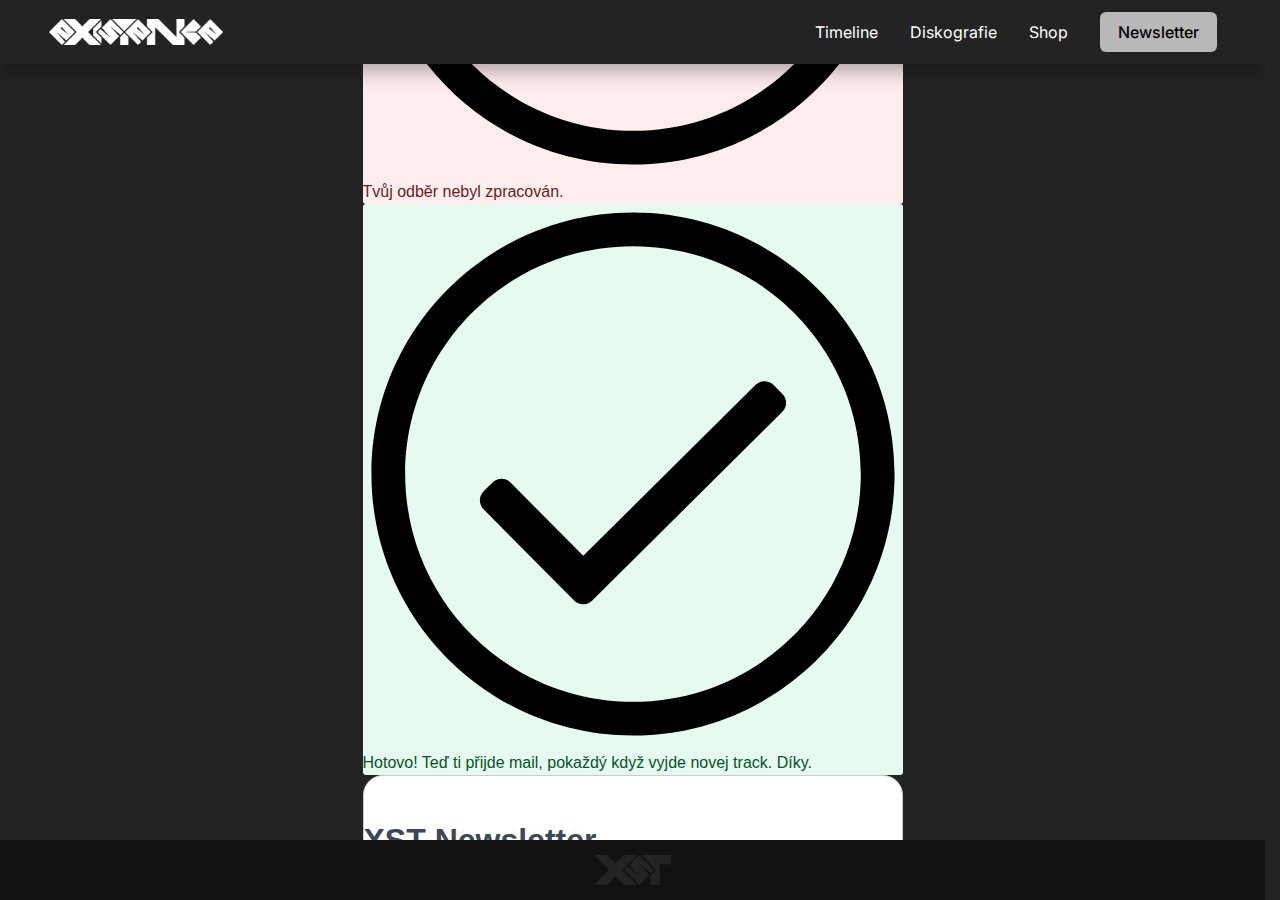
<file: news.html>
<!DOCTYPE html>
<html>
    <head>
        <meta charset="UTF-8">
        <meta name="viewport" content="width=device-width, initial-scale=1.0">
        <title>
            existence - Newsletter
        </title>
        <link rel="preconnect" href="https://fonts.googleapis.com">
        <link rel="preconnect" href="https://fonts.gstatic.com" crossorigin>
        <link href="https://fonts.googleapis.com/css2?family=Inter:wght@400;500;600;700&display=swap" rel="stylesheet">
        <link rel="stylesheet" href="style.css">
        <link rel="stylesheet" href="https://sibforms.com/forms/end-form/build/sib-styles.css">
        <link rel="icon" type="image/png" sizes="32x32" href="xst_icon_default.png">
        <link rel="icon" type="image/png" sizes="16x16" href="xst_icon_small.png">
        <link rel="apple-touch-icon" sizes="180x180" href="xst_icon_ios.png">
        <style>
            @font-face {
            font-display: block;
            font-family: Roboto;
            src: url(https://assets.brevo.com/font/Roboto/Latin/normal/normal/7529907e9eaf8ebb5220c5f9850e3811.woff2) format("woff2"), url(https://assets.brevo.com/font/Roboto/Latin/normal/normal/25c678feafdc175a70922a116c9be3e7.woff) format("woff")
            }

            @font-face {
            font-display: fallback;
            font-family: Roboto;
            font-weight: 600;
            src: url(https://assets.brevo.com/font/Roboto/Latin/medium/normal/6e9caeeafb1f3491be3e32744bc30440.woff2) format("woff2"), url(https://assets.brevo.com/font/Roboto/Latin/medium/normal/71501f0d8d5aa95960f6475d5487d4c2.woff) format("woff")
            }

            @font-face {
            font-display: fallback;
            font-family: Roboto;
            font-weight: 700;
            src: url(https://assets.brevo.com/font/Roboto/Latin/bold/normal/3ef7cf158f310cf752d5ad08cd0e7e60.woff2) format("woff2"), url(https://assets.brevo.com/font/Roboto/Latin/bold/normal/ece3a1d82f18b60bcce0211725c476aa.woff) format("woff")
            }

            #sib-container input:-ms-input-placeholder {
                text-align: left;
                font-family: Helvetica, sans-serif;
                color: #828992;
            }

            #sib-container input {
                text-align: left;
                font-family: Helvetica, sans-serif;
                color: #232323;
            }
            #sib-container input::placeholder {
                text-align: left;
                font-family: Helvetica, sans-serif;
                color: #828992;
            }

            #sib-container textarea::placeholder {
                text-align: left;
                font-family: Helvetica, sans-serif;
                color: #828992;
            }

            #sib-container a {
                text-decoration: underline;
                color: #2BB2FC;
            }
        </style>
    </head>

    <body class="no-scroll-page">
        <header class="header">
            <div class="container header-inner">
                <a href="index.html" class="logo">
                    <img src="xst2025_logo_main.png" alt="existence logo">
                </a>

                <button class="nav-toggle" aria-label="Menu" aria-expanded="false" aria-controls="site-nav">
                    <span></span>
                    <span></span>
                    <span></span>
                </button>

                <nav class="nav" id="site-nav">
                    <a class="nav-link" href="index.html">Timeline</a>
                    <a class="nav-link" href="disco.html">Diskografie</a>
                    <a class="nav-link" href="shop.html">Shop</a>
                    <a href="news.html" class="btn-page" aria-current="btn-page">Newsletter</a>
                </nav>
            </div>
        </header>

        <main class="page-full no scroll" style="background: #232323;">
            <div class="sib-form" style="text-align: center; background-color: #232323;">
                <div id="sib-form-container" class="sib-form-container">
                    <div id="error-message" class="sib-form-message-panel" style="font-size:16px; text-align:left; font-family:Helvetica, sans-serif; color:#661d1d; background-color:#ffeded; border-radius:3px; border-color:#ff4949;max-width:540px;">
                        <div class="sib-form-message-panel__text sib-form-message-panel__text--center">
                            <svg viewBox="0 0 512 512" class="sib-icon sib-notification__icon">
                                <path d="M256 40c118.621 0 216 96.075 216 216 0 119.291-96.61 216-216 216-119.244 0-216-96.562-216-216 0-119.203 96.602-216 216-216m0-32C119.043 8 8 119.083 8 256c0 136.997 111.043 248 248 248s248-111.003 248-248C504 119.083 392.957 8 256 8zm-11.49 120h22.979c6.823 0 12.274 5.682 11.99 12.5l-7 168c-.268 6.428-5.556 11.5-11.99 11.5h-8.979c-6.433 0-11.722-5.073-11.99-11.5l-7-168c-.283-6.818 5.167-12.5 11.99-12.5zM256 340c-15.464 0-28 12.536-28 28s12.536 28 28 28 28-12.536 28-28-12.536-28-28-28z" />
                            </svg>
                            <span class="sib-form-message-panel__inner-text">
                                Tvůj odběr nebyl zpracován.
                            </span>
                        </div>
                    </div>
                <div>

                </div>
                    <div id="success-message" class="sib-form-message-panel" style="font-size:16px; text-align:left; font-family:Helvetica, sans-serif; color:#085229; background-color:#e7faf0; border-radius:3px; border-color:#13ce66;max-width:540px;">
                        <div class="sib-form-message-panel__text sib-form-message-panel__text--center">
                            <svg viewBox="0 0 512 512" class="sib-icon sib-notification__icon">
                                <path d="M256 8C119.033 8 8 119.033 8 256s111.033 248 248 248 248-111.033 248-248S392.967 8 256 8zm0 464c-118.664 0-216-96.055-216-216 0-118.663 96.055-216 216-216 118.664 0 216 96.055 216 216 0 118.663-96.055 216-216 216zm141.63-274.961L217.15 376.071c-4.705 4.667-12.303 4.637-16.97-.068l-85.878-86.572c-4.667-4.705-4.637-12.303.068-16.97l8.52-8.451c4.705-4.667 12.303-4.637 16.97.068l68.976 69.533 163.441-162.13c4.705-4.667 12.303-4.637 16.97.068l8.451 8.52c4.668 4.705 4.637 12.303-.068 16.97z" />
                            </svg>
                            <span class="sib-form-message-panel__inner-text">
                                Hotovo! Teď ti přijde mail, pokaždý když vyjde novej track. Díky.
                            </span>
                        </div>
                    </div>
                <div>

                </div>
                <div id="sib-container" class="sib-container--large sib-container--vertical" style="text-align:center; background-color:rgba(255,255,255,1); max-width:540px; border-radius:20px; border-width:1px; border-color:#C0CCD9; border-style:solid; direction:ltr">
                    <form id="sib-form" method="POST" action="https://b0f1e399.sibforms.com/serve/[base64]" data-type="subscription">
                        <div style="padding: 8px 0;">
                            <div class="sib-form-block" style="font-size:32px; text-align:left; font-weight:700; font-family:Helvetica, sans-serif; color:#3C4858; background-color:transparent; text-align:left">
                                <p>XST Newsletter</p>
                            </div>
                        </div>
                        <div style="padding: 8px 0;">
                            <div class="sib-form-block" style="font-size:16px; text-align:left; font-family:Helvetica, sans-serif; color:#3C4858; background-color:transparent; text-align:left">
                                <div class="sib-text-form-block">
                                    <p>Přihlaš se k odběru XST Newsletteru a nikdy nepropásni novej track! Nespamujeme blbosti, jen upozornění na novej release.</p>
                                </div>
                            </div>
                        </div>
                        <div style="padding: 8px 0;">
                            <div class="sib-input sib-form-block">
                                <div class="form__entry entry_block">
                                    <div class="form__label-row ">
                                        <label class="entry__label" style="font-weight: 700; text-align:left; font-size:16px; text-align:left; font-weight:700; font-family:Helvetica, sans-serif; color:#3c4858;" for="EMAIL" data-required="*">Zadej svůj mail k odběru novinek.</label>
                                        <div class="entry__field">
                                            <input class="input " type="text" id="EMAIL" name="EMAIL" autocomplete="off" placeholder="Tvůj mail zde" data-required="true" required />
                                        </div>
                                    </div>
                                        <label class="entry__error entry__error--primary" style="font-size:16px; text-align:left; font-family:Helvetica, sans-serif; color:#661d1d; background-color:#ffeded; border-radius:3px; border-color:#ff4949;">
                                        </label>
                                        <label class="entry__specification" style="font-size:12px; text-align:left; font-family:Helvetica, sans-serif; color:#8390A4; text-align:left">
                                            Ve formátu abc@xyz.com
                                        </label>
                                    </div>
                                </div>
                            </div>
                        <div style="padding: 8px 0;">
                            <div class="sib-form-block" style="text-align: left">
                                <button class="sib-form-block__button sib-form-block__button-with-loader" style="font-size:16px; text-align:left; font-weight:700; font-family:Helvetica, sans-serif; color:#FFFFFF; background-color:#232323; border-radius:20px; border-width:0px;" form="sib-form" type="submit">
                                    <svg class="icon clickable__icon progress-indicator__icon sib-hide-loader-icon" viewBox="0 0 512 512">
                                        <path d="M460.116 373.846l-20.823-12.022c-5.541-3.199-7.54-10.159-4.663-15.874 30.137-59.886 28.343-131.652-5.386-189.946-33.641-58.394-94.896-95.833-161.827-99.676C261.028 55.961 256 50.751 256 44.352V20.309c0-6.904 5.808-12.337 12.703-11.982 83.556 4.306 160.163 50.864 202.11 123.677 42.063 72.696 44.079 162.316 6.031 236.832-3.14 6.148-10.75 8.461-16.728 5.01z" />
                                    </svg>
                                        PŘIHLÁSIT SE
                                </button>
                            </div>
                        </div>

                        <input type="text" name="email_address_check" value="" class="input--hidden">
                        <input type="hidden" name="locale" value="en">
                    </form>
                    </div>
                </div>
            </div>
        </main>

        <footer class="footer">
            <div class="container footer-inner">
                <img src="logo_footer.png" alt="existence Logo Footer">
            </div>
        </footer>
    
        <script defer src="https://sibforms.com/forms/end-form/build/main.js"></script>

        <script>
        (function () {
            const btn = document.querySelector('.nav-toggle');
            const nav = document.getElementById('site-nav');
            if (!btn || !nav) return;

            function closeMenu() {
                nav.classList.remove('open');
                btn.setAttribute('aria-expanded', 'false');
            }

            btn.addEventListener('click', () => {
                const isOpen = nav.classList.toggle('open');
                btn.classList.toggle('open', isOpen);
                btn.setAttribute('aria-expanded', String(isOpen));
            });

            nav.querySelectorAll('a').forEach(a => {
                a.addEventListener('click', closeMenu);
            });

            document.addEventListener('keydown', (e) => {
                if (e.key === 'Escape') closeMenu();
            });
        })();
            window.LOCALE = 'en';
            window.REQUIRED_ERROR_MESSAGE = "Vyplň mailovou adresu.";
            window.GENERIC_INVALID_MESSAGE = "Zadaná adresa je nesprávná nebo neexistuje.";
            window.translation = {
            common: {
                selectedList: '{quantity} list selected',
                selectedLists: '{quantity} lists selected',
                selectedOption: '{quantity} selected',
                selectedOptions: '{quantity} selected',
            }
            };

            var AUTOHIDE = Boolean(0);
        </script>
    </body>
</html>
</file>
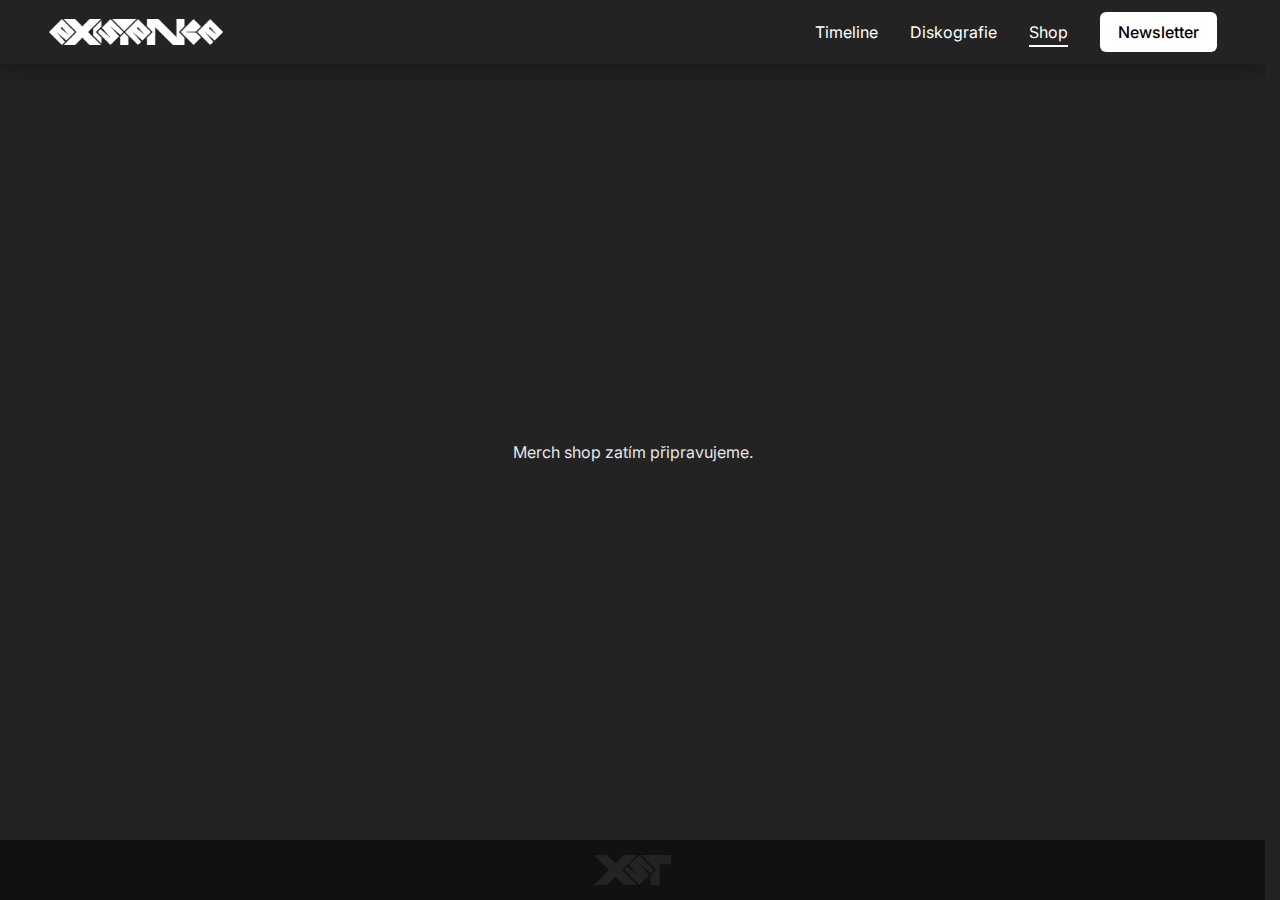
<file: shop.html>
<!DOCTYPE html>
<html>
    <head>
        <meta charset="UTF-8">
        <meta name="viewport" content="width=device-width, initial-scale=1.0">
        <meta property="og:type" content="website">
        <meta property="og:url" content="https://xstrecords.cz/">
        <meta property="og:title" content="existence">
        <meta property="og:site_name" content="XST Records">
        <meta property="og:description" content="XST Records">
        <meta property="og:image" content="https://xstrecords.cz/xst_thumb.jpg">
        <meta property="og:image:width" content="1200">
        <meta property="og:image:height" content="630">
        <title>
            existence - Shop
        </title>
        <link rel="preconnect" href="https://fonts.googleapis.com">
        <link rel="preconnect" href="https://fonts.gstatic.com" crossorigin>
        <link href="https://fonts.googleapis.com/css2?family=Inter:wght@400;500;600;700&display=swap" rel="stylesheet">
        <link rel="stylesheet" href="style.css">
        <link rel="icon" type="image/png" sizes="32x32" href="xst_icon_default.png">
        <link rel="icon" type="image/png" sizes="16x16" href="xst_icon_small.png">
        <link rel="apple-touch-icon" sizes="180x180" href="xst_icon_ios.png">
    </head>

    <body class="no-scroll-page">
        <header class="header">
            <div class="container header-inner">
                <a href="index.html" class="logo">
                    <img src="xst_logo_main.webp" alt="existence logo">
                </a>

                <button class="nav-toggle" aria-label="Menu" aria-expanded="false" aria-controls="site-nav">
                    <span></span>
                    <span></span>
                    <span></span>
                </button>

                <nav class="nav" id="site-nav">
                    <a class="nav-link" href="index.html">Timeline</a>
                    <a class="nav-link" href="disco.html">Diskografie</a>
                    <a class="nav-link" href="shop.html" aria-current="page">Shop</a>
                    <a href="news.html" class="btn">Newsletter</a>
                </nav>
            </div>
        </header>

        <main class="page-full no-scroll" style="background: #232323;">
            <section class="wip_shop">
                <div class="container">
                    <p class="center-text">
                        Merch shop zatím připravujeme.
                    </p>
                </div>
            </section>

        </main>

        <footer class="footer">
            <div class="container footer-inner">
                <img src="logo_footer.webp" alt="existence Logo Footer">
            </div>
        </footer>
    
        <script>

        (function () {
            const btn = document.querySelector('.nav-toggle');
            const nav = document.getElementById('site-nav');
            if (!btn || !nav) return;

            function closeMenu() {
                nav.classList.remove('open');
                btn.setAttribute('aria-expanded', 'false');
            }

            btn.addEventListener('click', () => {
                const isOpen = nav.classList.toggle('open');
                btn.classList.toggle('open', isOpen);
                btn.setAttribute('aria-expanded', String(isOpen));
            });

            nav.querySelectorAll('a').forEach(a => {
                a.addEventListener('click', closeMenu);
            });

            document.addEventListener('keydown', (e) => {
                if (e.key === 'Escape') closeMenu();
            });
        })();

        (function setScrollbarWidthVar(){
            const sbw = window.innerWidth - document.documentElement.clientWidth;
            document.documentElement.style.setProperty('--sbw', sbw + 'px');
        })();

        </script>
    </body>
</html>
</file>
<file: style.css>
:root {
  --bg: #111;
  --text: #e6e6e6;
  --muted: #9aa0a6;
  --header-h: 64px;

  --fs-page-title: clamp(2.1875rem, 5vw, 4rem);
  --fs-page-subtitle: clamp(1.5rem, 3.8vw, 3rem);
  --fs-item-title: clamp(1.375rem, 2.8vw, 2.25rem);
  --fs-item-meta: clamp(0.9375rem, 2vw, 1.5rem);
  --fs-item-body: clamp(1rem, 2.1vw, 1.5rem);
}

*,
*::before,
*::after {
  box-sizing: border-box;
}

html, body {
  margin: 0;
  padding: 0;
}

html {
  scrollbar-gutter: stable;
  background: #232323;
}

body {
  margin: 0;
  font-family: 'Inter', system-ui, -apple-system, BlinkMacSystemFont, sans-serif;
  line-height: 1.5;
  color: var(--text);
  background: var(--bg);
  overflow-x: hidden;
  background: #232323;
}

html.modal-open {
  height: 100vh;
  scrollbar-gutter: stable;
  overflow: hidden;
}

body.modal-open {
  position: fixed;
  width: 100%;
  left: 0;
  right: 0;
  touch-action: none;
  overscroll-behavior: none;
  overflow: hidden;
}

.container {
  max-width: 1200px;
  margin: 0 auto;
  padding: 16px;
}

.center-text {
  text-align: center;
}

/* HEADER */
.header {
  background-color: #232323;
  position: sticky;
  top: 0;
  z-index: 1000;
  box-shadow: 0 6px 20px rgba(0, 0, 0, 0.35);
}

.header-inner {
  position: relative;
  display: flex;
  align-items: center;
  justify-content: space-between;
  height: var(--header-h);
}

/* HEADER - LOGO */
.logo img {
  height: 26px;
  display: block;
}

/* HAMBURGER */
.nav-toggle {
  width: 32px;
  height: 24px;
  display: flex;
  flex-direction: column;
  justify-content: space-between;
  background: none;
  border: 0;
  padding: 0;
  cursor: pointer;
}

.nav-toggle span {
  display: block;
  height: 2px;
  width: 100%;
  background: #fff;
  transition: transform 0.3s ease, opacity 0.3s ease;
}

.nav-toggle.open span:nth-child(1) {
  transform: translateY(11px) rotate(45deg);
}

.nav-toggle.open span:nth-child(2) {
  opacity: 0;
}

.nav-toggle.open span:nth-child(3) {
  transform: translateY(-11px) rotate(-45deg);
}

/* HAMBURGER ANIM */
#site-nav {
  position: absolute;
  top: 100%;
  left: 0;
  right: 0;
  pointer-events: none;
  background: #232323;
  overflow: hidden;
  max-height: 0;
  opacity: 0;
  transform: translateY(-10px);
  transition:
    max-height 0.35s ease,
    opacity 0.25s ease,
    transform 0.25s ease;
}

#site-nav.open {
  max-height: 300px;
  opacity: 1;
  transform: translateY(0);
  pointer-events: auto;
}

#site-nav a {
  display: block;
  padding: 7px 0px;
  opacity: 0;
  transform: translateY(-6px);
  transition:
    opacity 0.25s ease,
    transform 0.25s ease
    background-color 0.3s ease
    color 0.3s ease;
}

#site-nav.open a{
  opacity: 1;
  transform: translateY(0);
}

/* HEADER - NAV */
.nav {
  position: absolute;
  top: var(--header-h);
  right: 0;
  left: 0;
  display: flex;
  flex-direction: column;
  align-items: stretch;
  gap: 8px;
  padding: 10px 16px 12px;
  background-color: #232323;
  box-shadow: 0 18px 40px rgba(0,0,0,0.45);
}

.nav a {
  color: white;
  text-decoration: none;
  font-size: 16px;
}

.nav.open {
  display: flex;
}

.nav-link {
  position: relative;
  color: rgb(255, 255, 255);
  text-decoration: none;
  padding-bottom: 2px;
}

.nav-link::after {
  content: "";
  position: absolute;
  left: 0;
  bottom: -3px;
  width: 100%;
  height: 2px;
  background-color: rgb(255, 255, 255);
  transform: scaleX(0);
  transform-origin: left;
  transition: transform 0.3s ease;
}

.nav-link:hover::after {
  transform: scaleX(1);
}

.nav-link[aria-current="page"]::after {
  transform: scaleX(1);
}

/* HEADER - BUTTON */
.nav .btn,
.nav .btn-page {
  width: 100%;
  text-align: center;
}

.nav .btn {
  padding: 10px 18px;
  background-color: rgb(255, 255, 255);
  color: rgb(0, 0, 0);
  border-radius: 6px;
  font-weight: 500;
  transition:
    background-color 0.3s ease,
    color 0.3s ease,
    transform 0.3s ease;
}

.nav .btn:hover,
.nav .btn:active {
  background-color: rgb(184, 184, 184);
  color: rgb(0, 0, 0);
}

.nav .btn-page {
  padding: 10px 18px;
  background-color:rgb(184, 184, 184);
  color: rgb(0, 0, 0);
  border-radius: 6px;
  font-weight: 500;
  transition:
    background-color 0.3s ease,
    color 0.3s ease,
    transform 0.3s ease;
}

.nav .btn-page:hover,
.nav .btn-page:active {
  background-color: rgb(255, 255, 255);
  color: rgb(0, 0, 0);
}

/*HOME IMAGE */
.show-img {
  position: relative;
  isolation: isolate;
}

.show-img img {
  width: 100%;
  height: auto;
  object-position: center top;
  display: block;
  position: relative;
  z-index: 0;
}

.show-img-fade {
  position: absolute;
  left: 0;
  right: 0;
  bottom: 0px;
  height: 40%;
  pointer-events: none;
  background: linear-gradient(to bottom, rgba(0,0,0,0) 0%, #232323 100%);
  z-index: 1;
  transform: translateZ(0);
}

/*TIMELINE CONTENT*/
.timeline {
  position: relative;
  padding: 0 16px;
  border: 0;
}

.section-stub {
  scroll-margin-top: calc(var(--header-h) + 18px);
}

.timeline-inner {
  display: flex;
  flex-direction: column;
  gap: 0px;
}

.timeline-item {
  position: relative;
}

.timeline-line-vert {
  position: relative;
  margin-top: 15px;
  margin-bottom: 15px;
  left: 50%;
  width: 2px;
  height:  120px;
  background: rgb(255, 255, 255);
  pointer-events: none;
}

.timeline-line-hor {
  position: relative;
  margin-top: 60px;
  margin-bottom: 60px;
  left: 50%;
  transform: translateX(-50%);
  width: 220px;
  height:  2px;
  background: rgb(255, 255, 255);
}

.timeline-link {
  color: inherit;
  text-decoration: underline;
  cursor: pointer;
}

.page-title {
  margin-top: 20px;
  margin-bottom: 0;
  text-align: center;
  font-weight: 600;
  font-size: var(--fs-page-title);
  letter-spacing: 0.2px;
}

.page-subtitle {
  margin: 0 auto;
  text-align: center;
  font-weight: 600;
  font-size: var(--fs-page-subtitle);
}

.item-head {
  text-align: center;
  margin-top: 25px;
}

.item-title {
  margin: 0 auto;
  font-weight: 600;
  font-size: var(--fs-item-title);
}

.item-meta {
  margin-top: 0;
  margin-bottom: 28px;
  font-weight: 600;
  font-size: var(--fs-item-meta);
  color: var(--muted);
}

.item-body {
  text-align: center;
  margin-bottom: 15px;
}

.item-body p {
  max-width: 70ch;
  margin: 10px auto 0;
  font-size: var(--fs-item-body);
  font-weight: 500;
  line-height: 1.5;
}

.video-card {
  width: 100%;
  max-width: 800px;
  margin: 18px auto 0;
  margin-bottom: 34px;
  margin-left: auto;
  margin-right: auto;
  border-radius: 14px;
  padding: 12px;
  box-shadow: 0 18px 50px rgba(0,0,0,0.35);
}

.video-frame {
  width: 100%;
  aspect-ratio: 16 / 9;
  border-radius: 12px;
  overflow: hidden;
  background: #000;
}

.video-frame iframe {
  width: 100%;
  height: 100%;
  border: 0;
  display: block;
}

.show-poster {
  position: relative;
  overflow: hidden;
}

.show-poster img {
  width: 90%;
  height: auto;
  border-radius: 12px;
  margin: 0 auto;
  margin-bottom: 50px;
  object-fit: cover;
  display: block;
  box-shadow: 0 18px 50px rgba(0,0,0,0.35);
}

.page-full {
  min-height: calc(100vh - var(--header-h));
  display: flex;
  align-items: center;
  justify-content: center;
}

body.no-scroll-page {
  height: 100vh;
  overflow: hidden;
  display: flex;
  flex-direction: column;
  padding-right: var(--sbw, 0px);
}

body.no-scroll-page main {
  flex: 1;
  min-height: 0;
  overflow: hidden;
}

/* YOUTUBE LAZY PLACEHOLDER */
.video-frame.yt-lazy {
  position: relative;
}

.video-frame .yt-placeholder {
  position: absolute;
  inset: 0;
  width: 100%;
  height: 100%;
  border: 0;
  padding: 0;
  cursor: pointer;
  border-radius: inherit;
  background-size: cover;
  background-position: center;
  background-repeat: no-repeat;
}

.video-frame .yt-placeholder::after {
  content:"";
  position:absolute;
  inset:0;
  background: linear-gradient(to bottom, rgba(0,0,0,0.20), rgba(0,0,0,0.45));
}

.video-frame .yt-play {
  position:absolute;
  left:50%;
  top:50%;
  width: 64px;
  height: 44px;
  transform: translate(-50%, -50%);
  border-radius: 10px;
  background: rgba(255,255,255,0.85);
  z-index: 1;
}

.video-frame .yt-play::before {
  content:"";
  position:absolute;
  left: 50%;
  top: 50%;
  transform: translate(-40%, -50%);
  width: 0;
  height: 0;
  border-top: 10px solid transparent;
  border-bottom: 10px solid transparent;
  border-left: 16px solid #111;
}

/*DISCOGRAPHY CONTENT*/
.discography {
  padding: 48px 0;
}

.discography .container {
  max-width: 1200px;
  margin: 0 auto;
  padding: 0 24px;
}

.discography-intro {
  text-align: center;
  margin-bottom: 48px;
}

.discography-section {
  display: flex;
  flex-direction: column;
  gap: 16px;
  margin-bottom: 64px;
}

.discography-title {
  width: 100%;
  text-align: left;
  font-size: 14px;
  font-weight: 600;
  margin: 0;
  margin-bottom: 16px;
  padding-bottom: 8px;
  border-bottom: 2px solid rgb(255, 255, 255);
}

.discography-grid {
  width: 100%;
  display: grid;
  grid-template-columns: repeat(auto-fill, minmax(96px, 1fr));
  gap: 14px;
  justify-content: start;
}

.grid-small {
  max-width: none;
  margin: 0 auto;
}

.discography-item {
  width: 100%;
  aspect-ratio: 1 / 1;
  border-radius: 12px;
  display: block;
  overflow: hidden;
  cursor: pointer;
  background: #000;
  transition: transform 0.25s ease, box-shadow 0.25s ease;
}

.discography-item:hover {
  transform: scale(1.06);
  box-shadow: 0 20px 40px rgba(0,0,0,0.5);
}

.discography-item img {
  width: 100%;
  height: 100%;
  object-fit: cover;
  display: block;
}

/*DISCOGRAPHY MODAL*/
.modal {
  position: fixed;
  inset: 0;
  background: rgba(0, 0, 0, 0.850);
  display: none;
  align-items: center;
  justify-content: center;
  z-index: 2000;
}

.modal.active {
  display: flex;
}

.modal-content {
  background: #111;
  border-radius: 16px;
  width: 90%;
  overflow: auto;
  text-align: center;
}

.modal-cover {
  width: 100%;
  aspect-ratio: 1 / 1;
  display: block;
  max-height: 60vh;
  object-fit: cover;
  border-radius: 12px;
  margin-bottom: 16px;
}

.modal-title {
  margin-bottom: 0;
  line-height: 1.0;
}

.modal-artist {
  color: var(--muted);
  margin-bottom: 16px;
  line-height: 1.0;
}

.modal-links a {
  display: block;
  margin-top: 10px;
  text-decoration: none;
  color: #fff;
}

.modal-links {
  display: flex;
  flex-direction: column;
  gap: 12px;
}

.modal-link {
  display: flex;
  align-items: center;
  justify-content: center;
  padding: 14px 18px;
  border-radius: 25px;
  background: #1f1f1f;
  color: #fff;
  text-decoration: none;
  font-weight: 600;
  transition: 
    background-color 0.25s ease,
    transform 0.25s ease,
    box-shadow 0.25s ease;
}

.modal-link:hover {
  background: #2a2a2a;
}

.modal-close {
  position: absolute;
  top: 8px;
  right: 8px;
  background: none;
  border: 0;
  font-size: 26px;
  color: #fff;
  cursor: pointer;
}

/* FOOTER */
.footer {
  height: 60px;
  background: #111;
}

.footer-inner {
  display: flex;
  justify-content: center;
  align-items: center;
  height: 100%;
  pointer-events: none;
}

.footer img {
  height: 30px;
  display: block;
}

/* DISCOGRAPHY MODAL MOBILE VIEWPORT */
@media (max-width: 1023px) {

  body.modal-open {
    position: fixed;
    width: 100%;
    left: 0;
    right: 0;
    touch-action: none;
    overscroll-behavior: none;
  }

  .modal-content {
    max-width: 320px;
    padding: 16px;
    max-height: none;
    overflow: visible;
  }

  .modal-cover {
    width: 100%;
    aspect-ratio: 1 / 1;
    overflow: hidden;
  }

  .modal-cover img {
    width: 100%;
    height: 100%;
    object-fit: cover;
    display: block;
  }

  .modal-links {
    gap: 8px;
  }

  .modal-link {
    padding: 8px 14px;
    font-size: 0.95rem;
  }
}

/* DESKTOP */
@media (min-width: 1024px) {

  .nav {
    position: static;
    top: auto;
    left: auto;
    right: auto;
    max-height: none;
    opacity: 1;
    transform: none;
    pointer-events: auto;
    display: flex;
    flex-direction: row;
    align-items: center;
    background: transparent;
    padding: 0;
    box-shadow: none;
    gap: 32px;
  }

  #site-nav .btn,
  #site-nav .btn-page {
    display: inline-flex;
    align-items: center;
    justify-content: center;
    padding: 8px 18px;
    border-radius: 6px;
    white-space: nowrap;
    transition: color 0.3s ease, background-color 0.3s ease, transform 0.3s ease;
  }

  #site-nav .btn {
    background-color: rgb(255, 255, 255);
    color: rgb(0,0,0);
  }

  #site-nav .btn-page {
    background-color: rgb(184,184,184);
    color: rgb(0,0,0);
  }

  #site-nav .btn:hover {
    background-color: rgb(184,184,184);
    color: rgb(0, 0, 0);
  }

  #site-nav .btn-page:hover {
    background-color: rgb(255, 255, 255);
    color: rgb(0,0,0);
  }

  .nav-toggle {
    display: none; 
  }

  #site-nav {
    position: static;
    inset: auto;
    background: transparent;
    box-shadow: none;
    max-height: none;
    opacity: 1;
    transform: none;
    overflow: visible;
    pointer-events: auto;
  }

  #site-nav a {
    opacity: 1;
    transform: none;
    padding: 0;
  }

  .video-card {
    padding: 18px; 
    margin-bottom: 50px; 
  }

  .show-poster img {
    width: 33%; 
    height: 33%; 
  }

  .discography {
    padding: 80px 0; 
  }

  .discography-grid {
    grid-template-columns: repeat(auto-fill, minmax(120px, 120px)); 
    gap: 20px; 
  }

  .discography-item {
    width: 120px; 
    height: 120px; 
  }

  .modal-content {
    padding: 28px; 
    max-width: 360px; 
    max-height: none; 
    overflow: visible; 
  }
}
</file>
